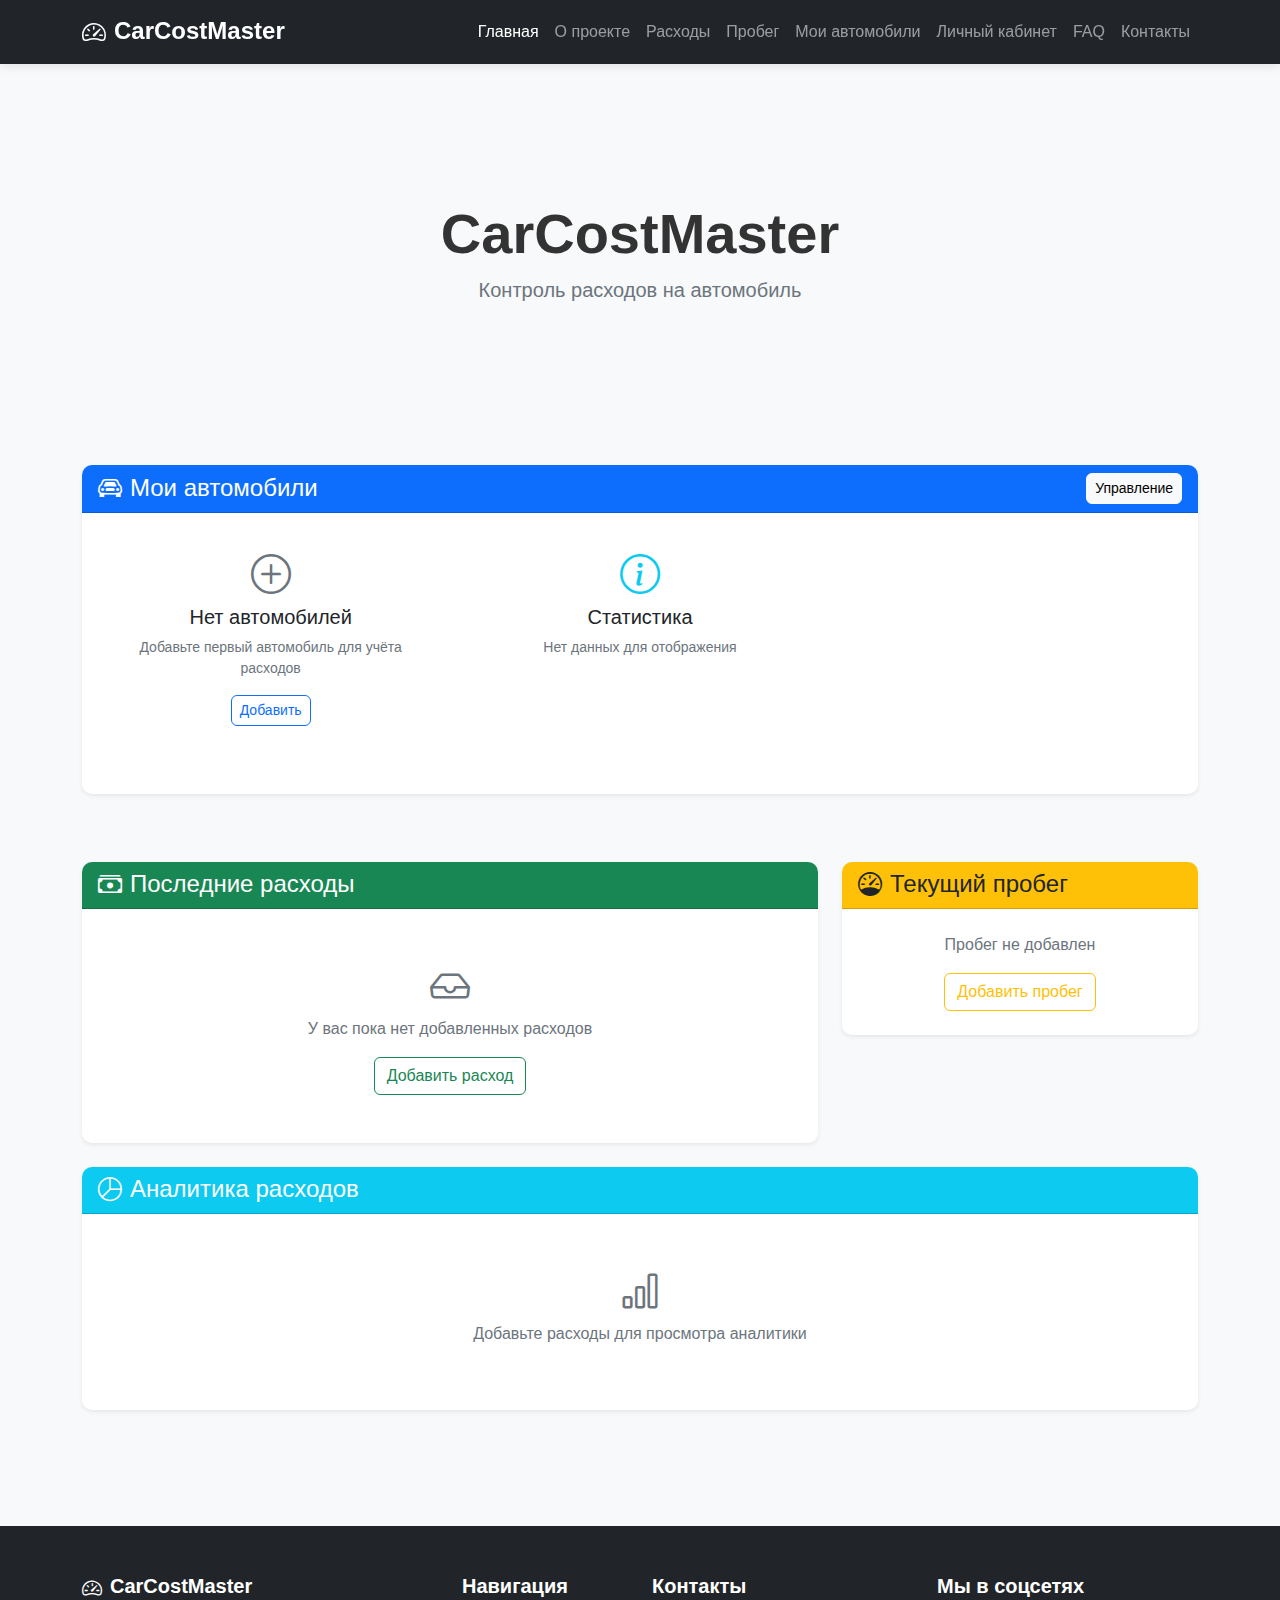
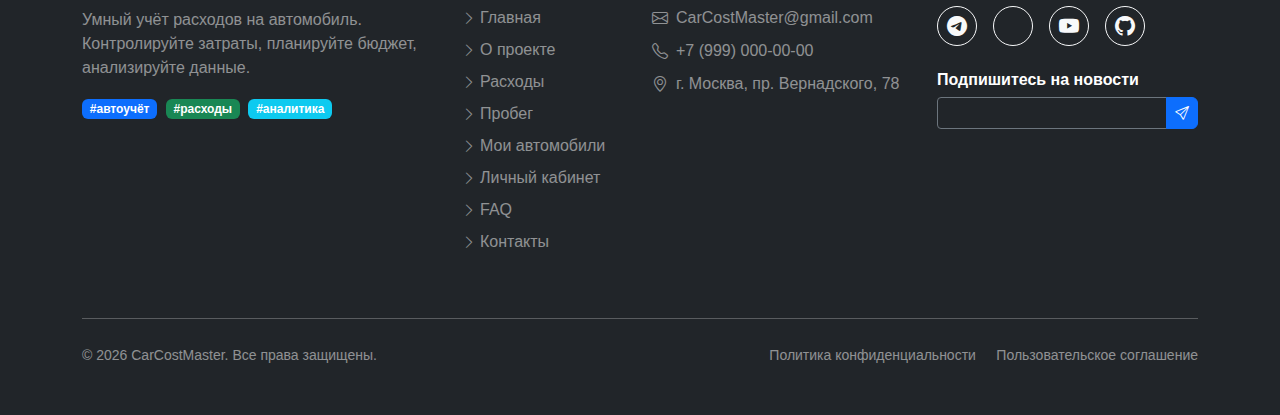
<file: index.html>
<!DOCTYPE html>
<html lang="ru">
<head>
  <meta charset="UTF-8">
  <meta name="viewport" content="width=device-width, initial-scale=1.0">
  <title>Главная | CarCostMaster</title>
  <link href="https://cdn.jsdelivr.net/npm/bootstrap@5.3.0/dist/css/bootstrap.min.css" rel="stylesheet">
  <link rel="stylesheet" href="https://cdn.jsdelivr.net/npm/bootstrap-icons@1.10.0/font/bootstrap-icons.css">
  <link rel="stylesheet" href="style.css">
</head>
<body>
  <nav class="navbar navbar-expand-lg navbar-dark bg-dark fixed-top">
    <div class="container">
      <a class="navbar-brand fw-bold" href="index.html">
        <i class="bi bi-speedometer2 me-2"></i>CarCostMaster
      </a>
      <button class="navbar-toggler" type="button" data-bs-toggle="collapse" data-bs-target="#navbarNav">
        <span class="navbar-toggler-icon"></span>
      </button>
      <div class="collapse navbar-collapse" id="navbarNav">
        <ul class="navbar-nav ms-auto">
          <li class="nav-item">
            <a class="nav-link active" href="index.html">Главная</a>
          </li>
          <li class="nav-item">
            <a class="nav-link" href="about.html">О проекте</a>
          </li>
          <li class="nav-item">
            <a class="nav-link" href="expenses.html">Расходы</a>
          </li>
          <li class="nav-item">
            <a class="nav-link" href="mileage.html">Пробег</a>
          </li>
          <li class="nav-item">
            <a class="nav-link" href="cars.html">Мои автомобили</a>
          </li>
          <li class="nav-item">
            <a class="nav-link" href="account.html">Личный кабинет</a>
          </li>
          <li class="nav-item">
            <a class="nav-link" href="faq.html">FAQ</a>
          </li>
          <li class="nav-item">
            <a class="nav-link" href="contacts.html">Контакты</a>
          </li>
        </ul>
      </div>
    </div>
  </nav>

  <header class="bg-light py-5 mt-5">
    <div class="container py-5">
      <h1 class="display-4 fw-bold text-center">CarCostMaster</h1>
      <p class="lead text-center text-muted">Контроль расходов на автомобиль</p>
    </div>
  </header>

  <main class="container py-5">
    <div class="row mb-5">
      <div class="col-12">
        <div class="card shadow-sm">
          <div class="card-header bg-primary text-white d-flex justify-content-between align-items-center">
            <h4 class="mb-0"><i class="bi bi-car-front me-2"></i>Мои автомобили</h4>
            <a href="cars.html" class="btn btn-light btn-sm">Управление</a>
          </div>
          <div class="card-body">
            <div class="row">
              <div class="col-md-4 mb-3">
                <div class="card h-100">
                  <div class="card-body text-center">
                    <i class="bi bi-plus-circle fs-1 text-secondary mb-3"></i>
                    <h5>Нет автомобилей</h5>
                    <p class="text-muted small">Добавьте первый автомобиль для учёта расходов</p>
                    <a href="cars.html" class="btn btn-outline-primary btn-sm">Добавить</a>
                  </div>
                </div>
              </div>
              <div class="col-md-4 mb-3">
                <div class="card h-100">
                  <div class="card-body text-center">
                    <i class="bi bi-info-circle fs-1 text-info mb-3"></i>
                    <h5>Статистика</h5>
                    <p class="text-muted small">Нет данных для отображения</p>
                  </div>
                </div>
              </div>
            </div>
          </div>
        </div>
      </div>
    </div>

    <div class="row">
      <div class="col-lg-8">
        <div class="card shadow-sm mb-4">
          <div class="card-header bg-success text-white">
            <h4 class="mb-0"><i class="bi bi-cash-stack me-2"></i>Последние расходы</h4>
          </div>
          <div class="card-body text-center py-5">
            <i class="bi bi-inbox fs-1 text-muted mb-3"></i>
            <p class="text-muted">У вас пока нет добавленных расходов</p>
            <a href="expenses.html" class="btn btn-outline-success">Добавить расход</a>
          </div>
        </div>
      </div>

      <div class="col-lg-4">
        <div class="card shadow-sm mb-4">
          <div class="card-header bg-warning text-dark">
            <h4 class="mb-0"><i class="bi bi-speedometer me-2"></i>Текущий пробег</h4>
          </div>
          <div class="card-body text-center py-4">
            <i class="bi bi-tachometer fs-1 text-muted mb-3"></i>
            <p class="text-muted">Пробег не добавлен</p>
            <a href="mileage.html" class="btn btn-outline-warning">Добавить пробег</a>
          </div>
        </div>
      </div>
    </div>

    <div class="card shadow-sm">
      <div class="card-header bg-info text-white">
        <h4 class="mb-0"><i class="bi bi-pie-chart me-2"></i>Аналитика расходов</h4>
      </div>
      <div class="card-body text-center py-5">
        <i class="bi bi-bar-chart fs-1 text-muted mb-3"></i>
        <p class="text-muted">Добавьте расходы для просмотра аналитики</p>
      </div>
    </div>
  </main>

  <footer class="bg-dark text-white py-5 mt-5">
    <div class="container">
      <div class="row">
        <div class="col-md-4 mb-4">
          <h5 class="fw-bold"><i class="bi bi-speedometer2 me-2"></i>CarCostMaster</h5>
          <p class="text-white-50">Умный учёт расходов на автомобиль. Контролируйте затраты, планируйте бюджет, анализируйте данные.</p>
          <div class="mt-3">
            <span class="badge bg-primary me-1">#автоучёт</span>
            <span class="badge bg-success me-1">#расходы</span>
            <span class="badge bg-info">#аналитика</span>
          </div>
        </div>
        <div class="col-md-2 mb-4">
          <h5 class="fw-bold">Навигация</h5>
          <ul class="list-unstyled">
            <li class="mb-2"><a href="index.html" class="text-white-50 text-decoration-none"><i class="bi bi-chevron-right me-1 small"></i>Главная</a></li>
            <li class="mb-2"><a href="about.html" class="text-white-50 text-decoration-none"><i class="bi bi-chevron-right me-1 small"></i>О проекте</a></li>
            <li class="mb-2"><a href="expenses.html" class="text-white-50 text-decoration-none"><i class="bi bi-chevron-right me-1 small"></i>Расходы</a></li>
            <li class="mb-2"><a href="mileage.html" class="text-white-50 text-decoration-none"><i class="bi bi-chevron-right me-1 small"></i>Пробег</a></li>
            <li class="mb-2"><a href="cars.html" class="text-white-50 text-decoration-none"><i class="bi bi-chevron-right me-1 small"></i>Мои автомобили</a></li>
            <li class="mb-2"><a href="account.html" class="text-white-50 text-decoration-none"><i class="bi bi-chevron-right me-1 small"></i>Личный кабинет</a></li>
            <li class="mb-2"><a href="faq.html" class="text-white-50 text-decoration-none"><i class="bi bi-chevron-right me-1 small"></i>FAQ</a></li>
            <li class="mb-2"><a href="contacts.html" class="text-white-50 text-decoration-none"><i class="bi bi-chevron-right me-1 small"></i>Контакты</a></li>
          </ul>
        </div>
        <div class="col-md-3 mb-4">
          <h5 class="fw-bold">Контакты</h5>
          <ul class="list-unstyled">
            <li class="mb-2 text-white-50"><i class="bi bi-envelope me-2"></i>CarCostMaster@gmail.com</li>
            <li class="mb-2 text-white-50"><i class="bi bi-telephone me-2"></i>+7 (999) 000-00-00</li>
            <li class="mb-2 text-white-50"><i class="bi bi-geo-alt me-2"></i>г. Москва, пр. Вернадского, 78</li>
          </ul>
        </div>
        <div class="col-md-3 mb-4">
          <h5 class="fw-bold">Мы в соцсетях</h5>
          <div class="d-flex gap-3">
            <a href="#" class="btn btn-outline-light btn-sm rounded-circle" style="width: 40px; height: 40px; display: flex; align-items: center; justify-content: center;">
              <i class="bi bi-telegram fs-5"></i>
            </a>
            <a href="#" class="btn btn-outline-light btn-sm rounded-circle" style="width: 40px; height: 40px; display: flex; align-items: center; justify-content: center;">
              <i class="bi bi-vk fs-5"></i>
            </a>
            <a href="#" class="btn btn-outline-light btn-sm rounded-circle" style="width: 40px; height: 40px; display: flex; align-items: center; justify-content: center;">
              <i class="bi bi-youtube fs-5"></i>
            </a>
            <a href="#" class="btn btn-outline-light btn-sm rounded-circle" style="width: 40px; height: 40px; display: flex; align-items: center; justify-content: center;">
              <i class="bi bi-github fs-5"></i>
            </a>
          </div>
          <div class="mt-4">
            <h6 class="fw-bold text-white">Подпишитесь на новости</h6>
            <div class="input-group">
              <input type="email" class="form-control form-control-sm bg-dark border-secondary text-white" placeholder="Ваш email">
              <button class="btn btn-sm btn-primary" type="button"><i class="bi bi-send"></i></button>
            </div>
          </div>
        </div>
      </div>
      <hr class="bg-white opacity-25 my-4">
      <div class="row align-items-center">
        <div class="col-md-6 text-center text-md-start">
          <p class="mb-0 text-white-50 small">© 2026 CarCostMaster. Все права защищены.</p>
        </div>
        <div class="col-md-6 text-center text-md-end">
          <a href="#" class="text-white-50 text-decoration-none small me-3">Политика конфиденциальности</a>
          <a href="#" class="text-white-50 text-decoration-none small">Пользовательское соглашение</a>
        </div>
      </div>
    </div>
  </footer>

  <script src="https://cdn.jsdelivr.net/npm/bootstrap@5.3.0/dist/js/bootstrap.bundle.min.js"></script>
</body>
</html>
</file>
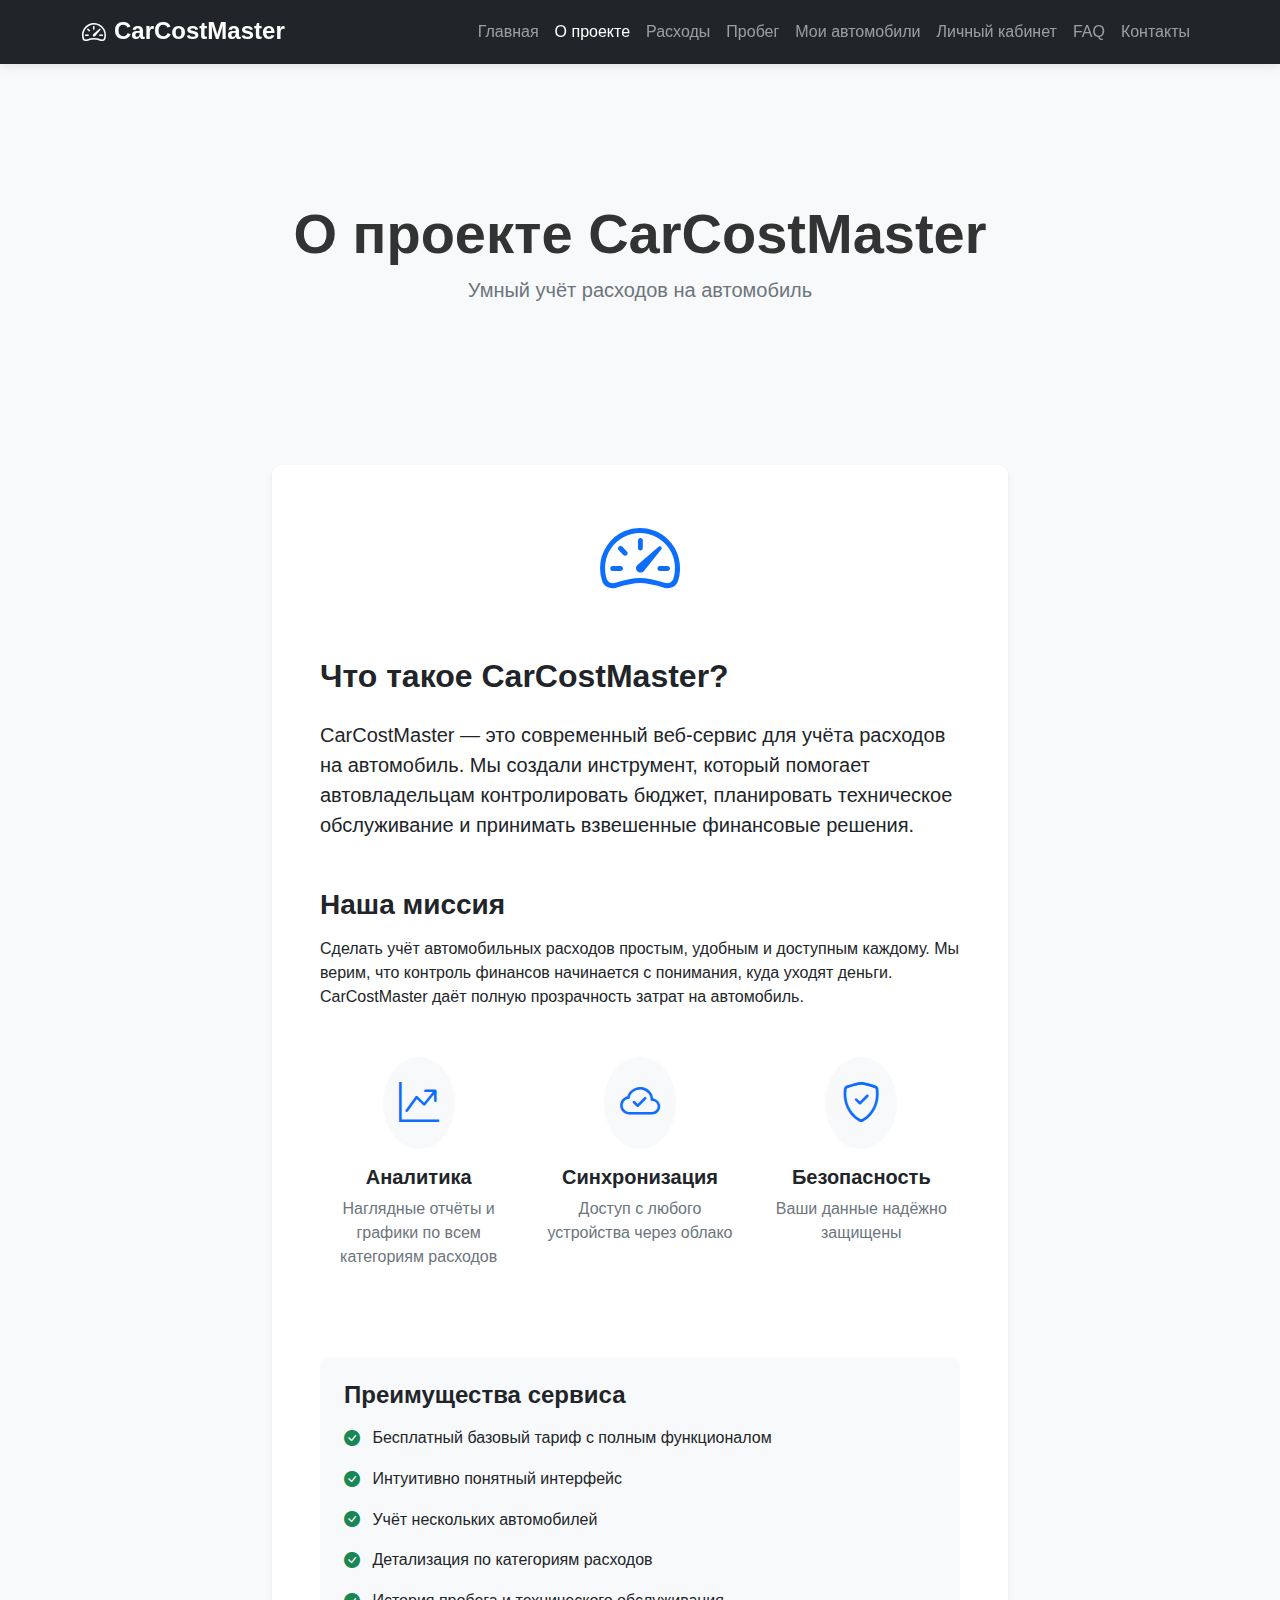
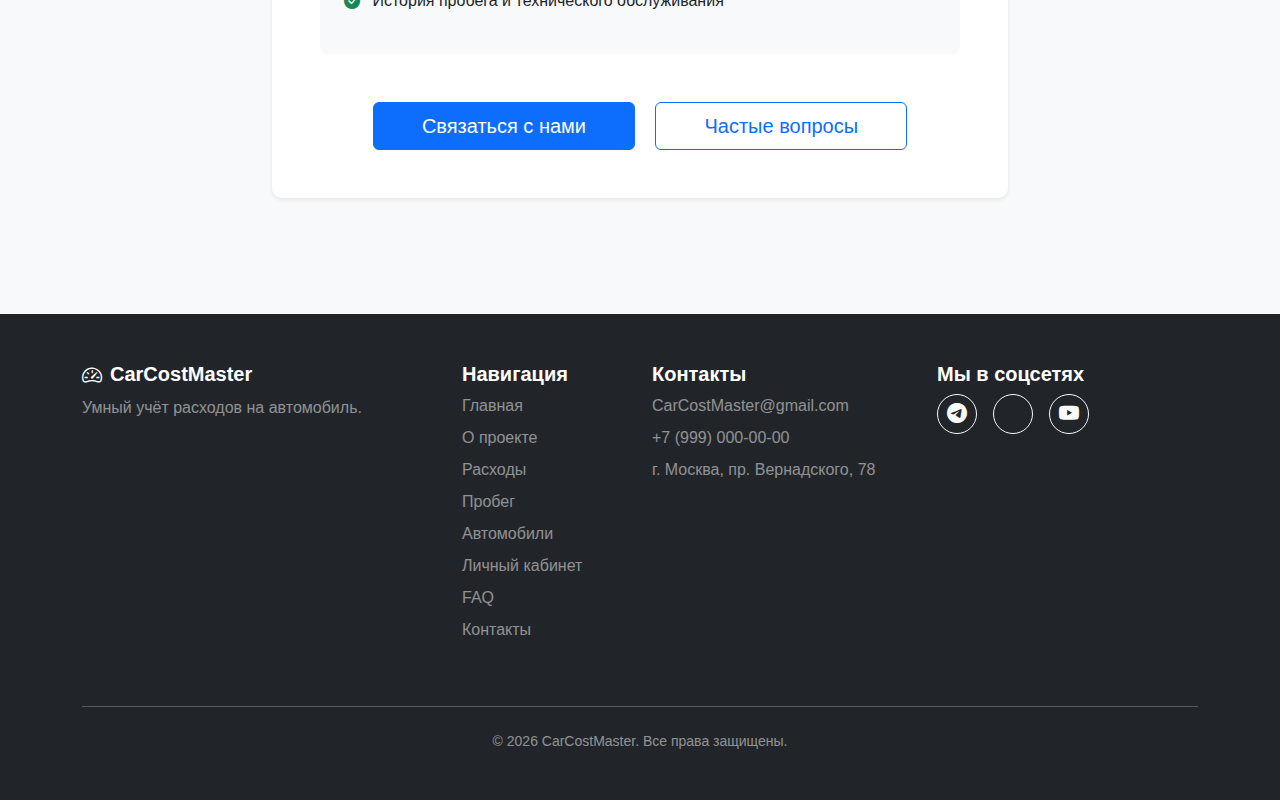
<file: about.html>
<!DOCTYPE html>
<html lang="ru">
<head>
  <meta charset="UTF-8">
  <meta name="viewport" content="width=device-width, initial-scale=1.0">
  <title>О проекте | CarCostMaster</title>
  <link href="https://cdn.jsdelivr.net/npm/bootstrap@5.3.0/dist/css/bootstrap.min.css" rel="stylesheet">
  <link rel="stylesheet" href="https://cdn.jsdelivr.net/npm/bootstrap-icons@1.10.0/font/bootstrap-icons.css">
  <link rel="stylesheet" href="style.css">
</head>
<body>
  <nav class="navbar navbar-expand-lg navbar-dark bg-dark fixed-top">
    <div class="container">
      <a class="navbar-brand fw-bold" href="index.html">
        <i class="bi bi-speedometer2 me-2"></i>CarCostMaster
      </a>
      <button class="navbar-toggler" type="button" data-bs-toggle="collapse" data-bs-target="#navbarNav">
        <span class="navbar-toggler-icon"></span>
      </button>
      <div class="collapse navbar-collapse" id="navbarNav">
        <ul class="navbar-nav ms-auto">
          <li class="nav-item">
            <a class="nav-link" href="index.html">Главная</a>
          </li>
          <li class="nav-item">
            <a class="nav-link active" href="about.html">О проекте</a>
          </li>
          <li class="nav-item">
            <a class="nav-link" href="expenses.html">Расходы</a>
          </li>
          <li class="nav-item">
            <a class="nav-link" href="mileage.html">Пробег</a>
          </li>
          <li class="nav-item">
            <a class="nav-link" href="cars.html">Мои автомобили</a>
          </li>
          <li class="nav-item">
            <a class="nav-link" href="account.html">Личный кабинет</a>
          </li>
          <li class="nav-item">
            <a class="nav-link" href="faq.html">FAQ</a>
          </li>
          <li class="nav-item">
            <a class="nav-link" href="contacts.html">Контакты</a>
          </li>
        </ul>
      </div>
    </div>
  </nav>

  <header class="bg-light py-5 mt-5">
    <div class="container py-5">
      <h1 class="display-4 fw-bold text-center">О проекте CarCostMaster</h1>
      <p class="lead text-center text-muted">Умный учёт расходов на автомобиль</p>
    </div>
  </header>

  <main class="container py-5">
    <div class="row">
      <div class="col-lg-8 mx-auto">
        <div class="card shadow-sm">
          <div class="card-body p-5">
            <div class="text-center mb-5">
              <i class="bi bi-speedometer2 display-1 text-primary"></i>
            </div>
            
            <h2 class="fw-bold mb-4">Что такое CarCostMaster?</h2>
            <p class="fs-5 mb-4">CarCostMaster — это современный веб-сервис для учёта расходов на автомобиль. Мы создали инструмент, который помогает автовладельцам контролировать бюджет, планировать техническое обслуживание и принимать взвешенные финансовые решения.</p>
            
            <h3 class="fw-bold mb-3 mt-5">Наша миссия</h3>
            <p class="mb-4">Сделать учёт автомобильных расходов простым, удобным и доступным каждому. Мы верим, что контроль финансов начинается с понимания, куда уходят деньги. CarCostMaster даёт полную прозрачность затрат на автомобиль.</p>
            
            <div class="row mt-5">
              <div class="col-md-4 text-center mb-4">
                <div class="bg-light rounded-circle p-3 d-inline-block mb-3">
                  <i class="bi bi-graph-up-arrow fs-1 text-primary"></i>
                </div>
                <h5 class="fw-bold">Аналитика</h5>
                <p class="text-muted">Наглядные отчёты и графики по всем категориям расходов</p>
              </div>
              <div class="col-md-4 text-center mb-4">
                <div class="bg-light rounded-circle p-3 d-inline-block mb-3">
                  <i class="bi bi-cloud-check fs-1 text-primary"></i>
                </div>
                <h5 class="fw-bold">Синхронизация</h5>
                <p class="text-muted">Доступ с любого устройства через облако</p>
              </div>
              <div class="col-md-4 text-center mb-4">
                <div class="bg-light rounded-circle p-3 d-inline-block mb-3">
                  <i class="bi bi-shield-check fs-1 text-primary"></i>
                </div>
                <h5 class="fw-bold">Безопасность</h5>
                <p class="text-muted">Ваши данные надёжно защищены</p>
              </div>
            </div>

            <div class="mt-5 p-4 bg-light rounded-3">
              <h4 class="fw-bold mb-3">Преимущества сервиса</h4>
              <ul class="list-unstyled">
                <li class="mb-3"><i class="bi bi-check-circle-fill text-success me-2"></i> Бесплатный базовый тариф с полным функционалом</li>
                <li class="mb-3"><i class="bi bi-check-circle-fill text-success me-2"></i> Интуитивно понятный интерфейс</li>
                <li class="mb-3"><i class="bi bi-check-circle-fill text-success me-2"></i> Учёт нескольких автомобилей</li>
                <li class="mb-3"><i class="bi bi-check-circle-fill text-success me-2"></i> Детализация по категориям расходов</li>
                <li class="mb-3"><i class="bi bi-check-circle-fill text-success me-2"></i> История пробега и технического обслуживания</li>
              </ul>
            </div>

            <div class="text-center mt-5">
              <a href="contacts.html" class="btn btn-primary btn-lg px-5">Связаться с нами</a>
              <a href="faq.html" class="btn btn-outline-primary btn-lg px-5 ms-3">Частые вопросы</a>
            </div>
          </div>
        </div>
      </div>
    </div>
  </main>

  <footer class="bg-dark text-white py-5 mt-5">
    <div class="container">
      <div class="row">
        <div class="col-md-4 mb-4">
          <h5 class="fw-bold"><i class="bi bi-speedometer2 me-2"></i>CarCostMaster</h5>
          <p class="text-white-50">Умный учёт расходов на автомобиль.</p>
        </div>
        <div class="col-md-2 mb-4">
          <h5 class="fw-bold">Навигация</h5>
          <ul class="list-unstyled">
            <li class="mb-2"><a href="index.html" class="text-white-50 text-decoration-none">Главная</a></li>
            <li class="mb-2"><a href="about.html" class="text-white-50 text-decoration-none">О проекте</a></li>
            <li class="mb-2"><a href="expenses.html" class="text-white-50 text-decoration-none">Расходы</a></li>
            <li class="mb-2"><a href="mileage.html" class="text-white-50 text-decoration-none">Пробег</a></li>
            <li class="mb-2"><a href="cars.html" class="text-white-50 text-decoration-none">Автомобили</a></li>
            <li class="mb-2"><a href="account.html" class="text-white-50 text-decoration-none">Личный кабинет</a></li>
            <li class="mb-2"><a href="faq.html" class="text-white-50 text-decoration-none">FAQ</a></li>
            <li class="mb-2"><a href="contacts.html" class="text-white-50 text-decoration-none">Контакты</a></li>
          </ul>
        </div>
        <div class="col-md-3 mb-4">
          <h5 class="fw-bold">Контакты</h5>
          <ul class="list-unstyled">
            <li class="mb-2 text-white-50">CarCostMaster@gmail.com</li>
            <li class="mb-2 text-white-50">+7 (999) 000-00-00</li>
            <li class="mb-2 text-white-50">г. Москва, пр. Вернадского, 78</li>
          </ul>
        </div>
        <div class="col-md-3 mb-4">
          <h5 class="fw-bold">Мы в соцсетях</h5>
          <div class="d-flex gap-3">
            <a href="#" class="btn btn-outline-light btn-sm rounded-circle" style="width: 40px; height: 40px; display: flex; align-items: center; justify-content: center;">
              <i class="bi bi-telegram fs-5"></i>
            </a>
            <a href="#" class="btn btn-outline-light btn-sm rounded-circle" style="width: 40px; height: 40px; display: flex; align-items: center; justify-content: center;">
              <i class="bi bi-vk fs-5"></i>
            </a>
            <a href="#" class="btn btn-outline-light btn-sm rounded-circle" style="width: 40px; height: 40px; display: flex; align-items: center; justify-content: center;">
              <i class="bi bi-youtube fs-5"></i>
            </a>
          </div>
        </div>
      </div>
      <hr class="bg-white opacity-25 my-4">
      <div class="text-center">
        <p class="mb-0 text-white-50 small">© 2026 CarCostMaster. Все права защищены.</p>
      </div>
    </div>
  </footer>

  <script src="https://cdn.jsdelivr.net/npm/bootstrap@5.3.0/dist/js/bootstrap.bundle.min.js"></script>
</body>
</html>
</file>
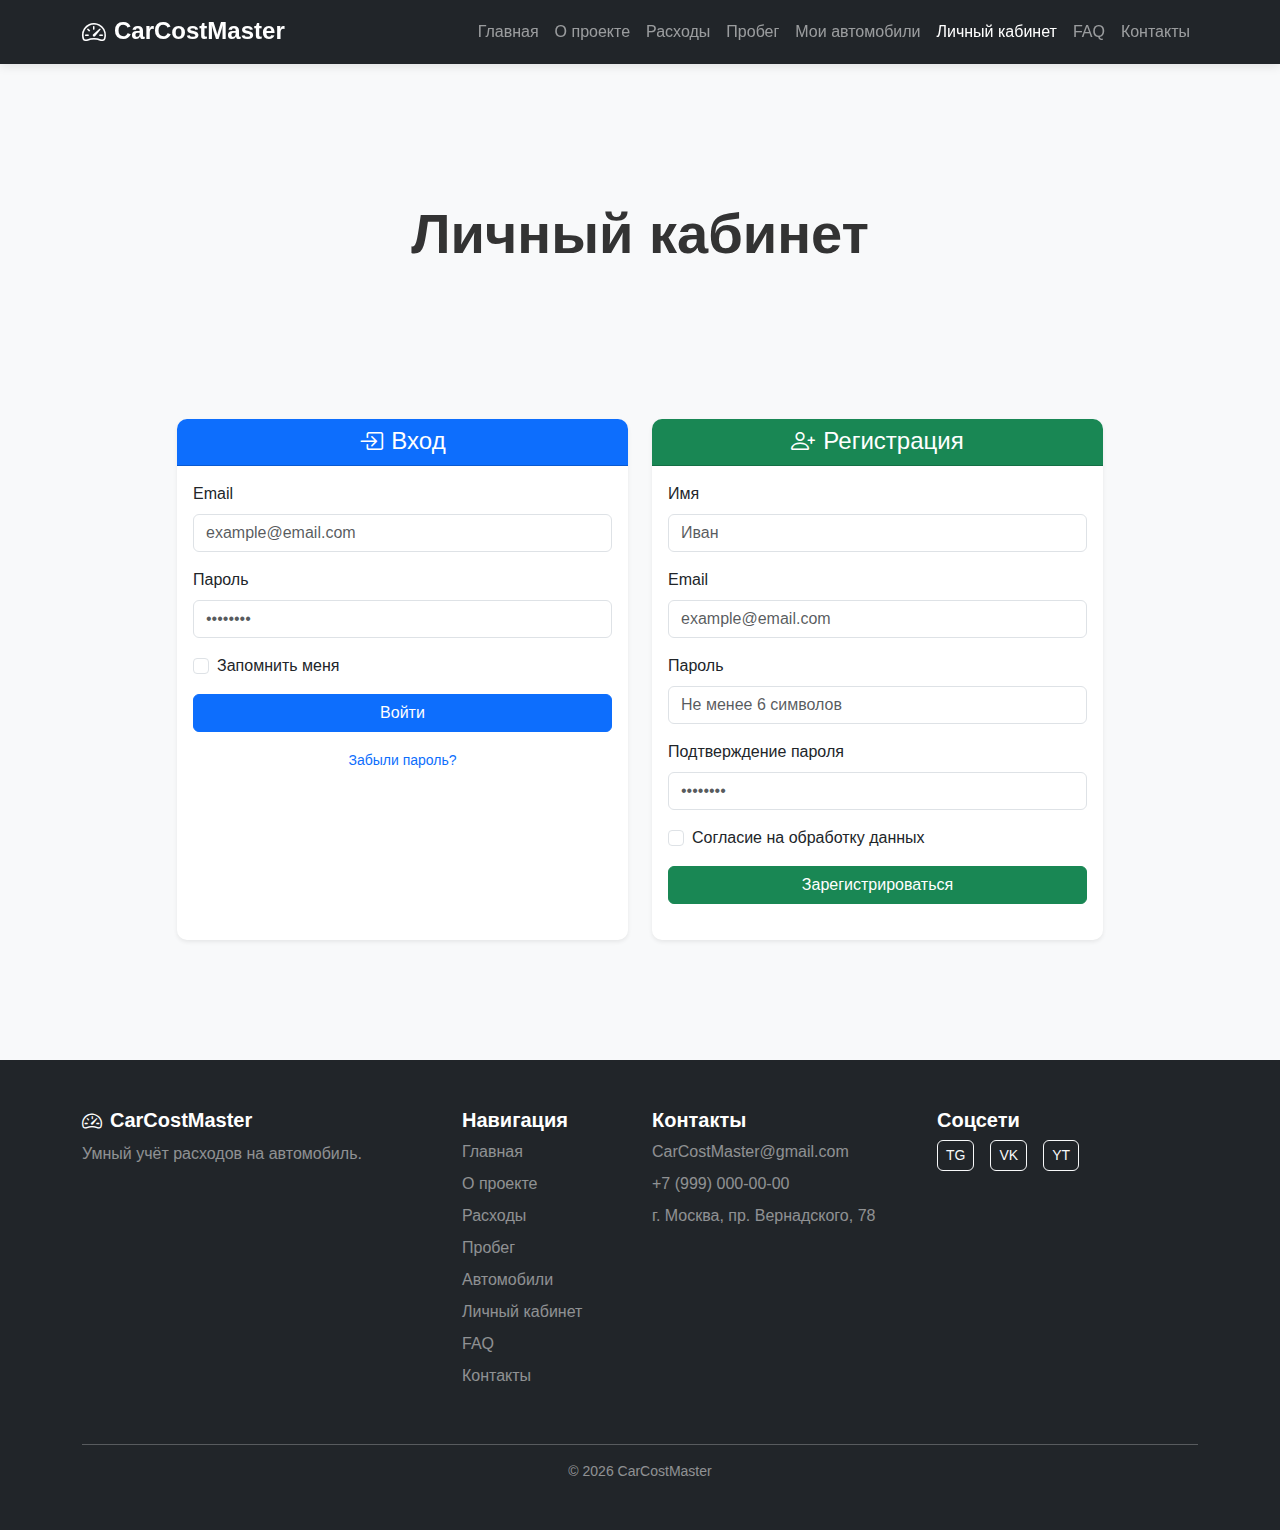
<file: account.html>
<!DOCTYPE html>
<html lang="ru">
<head>
  <meta charset="UTF-8">
  <meta name="viewport" content="width=device-width, initial-scale=1.0">
  <title>Личный кабинет | CarCostMaster</title>
  <link href="https://cdn.jsdelivr.net/npm/bootstrap@5.3.0/dist/css/bootstrap.min.css" rel="stylesheet">
  <link rel="stylesheet" href="https://cdn.jsdelivr.net/npm/bootstrap-icons@1.10.0/font/bootstrap-icons.css">
  <link rel="stylesheet" href="style.css">
</head>
<body>
  <nav class="navbar navbar-expand-lg navbar-dark bg-dark fixed-top">
    <div class="container">
      <a class="navbar-brand fw-bold" href="index.html">
        <i class="bi bi-speedometer2 me-2"></i>CarCostMaster
      </a>
      <button class="navbar-toggler" type="button" data-bs-toggle="collapse" data-bs-target="#navbarNav">
        <span class="navbar-toggler-icon"></span>
      </button>
      <div class="collapse navbar-collapse" id="navbarNav">
        <ul class="navbar-nav ms-auto">
          <li class="nav-item">
            <a class="nav-link" href="index.html">Главная</a>
          </li>
          <li class="nav-item">
            <a class="nav-link" href="about.html">О проекте</a>
          </li>
          <li class="nav-item">
            <a class="nav-link" href="expenses.html">Расходы</a>
          </li>
          <li class="nav-item">
            <a class="nav-link" href="mileage.html">Пробег</a>
          </li>
          <li class="nav-item">
            <a class="nav-link" href="cars.html">Мои автомобили</a>
          </li>
          <li class="nav-item">
            <a class="nav-link active" href="account.html">Личный кабинет</a>
          </li>
          <li class="nav-item">
            <a class="nav-link" href="faq.html">FAQ</a>
          </li>
          <li class="nav-item">
            <a class="nav-link" href="contacts.html">Контакты</a>
          </li>
        </ul>
      </div>
    </div>
  </nav>

  <header class="bg-light py-5 mt-5">
    <div class="container py-5">
      <h1 class="display-4 fw-bold text-center">Личный кабинет</h1>
    </div>
  </header>

  <main class="container py-5">
    <div class="row justify-content-center">
      <div class="col-md-6 col-lg-5 mb-4">
        <div class="card shadow-sm h-100">
          <div class="card-header bg-primary text-white text-center">
            <h4 class="mb-0"><i class="bi bi-box-arrow-in-right me-2"></i>Вход</h4>
          </div>
          <div class="card-body">
            <div class="mb-3">
              <label class="form-label">Email</label>
              <input type="email" class="form-control" placeholder="example@email.com">
            </div>
            <div class="mb-3">
              <label class="form-label">Пароль</label>
              <input type="password" class="form-control" placeholder="••••••••">
            </div>
            <div class="mb-3 form-check">
              <input type="checkbox" class="form-check-input" id="remember">
              <label class="form-check-label" for="remember">Запомнить меня</label>
            </div>
            <button class="btn btn-primary w-100">Войти</button>
            <div class="text-center mt-3">
              <a href="#" class="text-decoration-none small">Забыли пароль?</a>
            </div>
          </div>
        </div>
      </div>

      <div class="col-md-6 col-lg-5 mb-4">
        <div class="card shadow-sm h-100">
          <div class="card-header bg-success text-white text-center">
            <h4 class="mb-0"><i class="bi bi-person-plus me-2"></i>Регистрация</h4>
          </div>
          <div class="card-body">
            <div class="mb-3">
              <label class="form-label">Имя</label>
              <input type="text" class="form-control" placeholder="Иван">
            </div>
            <div class="mb-3">
              <label class="form-label">Email</label>
              <input type="email" class="form-control" placeholder="example@email.com">
            </div>
            <div class="mb-3">
              <label class="form-label">Пароль</label>
              <input type="password" class="form-control" placeholder="Не менее 6 символов">
            </div>
            <div class="mb-3">
              <label class="form-label">Подтверждение пароля</label>
              <input type="password" class="form-control" placeholder="••••••••">
            </div>
            <div class="mb-3 form-check">
              <input type="checkbox" class="form-check-input" id="agree">
              <label class="form-check-label" for="agree">Согласие на обработку данных</label>
            </div>
            <button class="btn btn-success w-100">Зарегистрироваться</button>
          </div>
        </div>
      </div>
    </div>
  </main>

  <footer class="bg-dark text-white py-5 mt-5">
    <div class="container">
      <div class="row">
        <div class="col-md-4 mb-4">
          <h5 class="fw-bold"><i class="bi bi-speedometer2 me-2"></i>CarCostMaster</h5>
          <p class="text-white-50">Умный учёт расходов на автомобиль.</p>
        </div>
        <div class="col-md-2 mb-4">
          <h5 class="fw-bold">Навигация</h5>
          <ul class="list-unstyled">
            <li class="mb-2"><a href="index.html" class="text-white-50 text-decoration-none">Главная</a></li>
            <li class="mb-2"><a href="about.html" class="text-white-50 text-decoration-none">О проекте</a></li>
            <li class="mb-2"><a href="expenses.html" class="text-white-50 text-decoration-none">Расходы</a></li>
            <li class="mb-2"><a href="mileage.html" class="text-white-50 text-decoration-none">Пробег</a></li>
            <li class="mb-2"><a href="cars.html" class="text-white-50 text-decoration-none">Автомобили</a></li>
            <li class="mb-2"><a href="account.html" class="text-white-50 text-decoration-none">Личный кабинет</a></li>
            <li class="mb-2"><a href="faq.html" class="text-white-50 text-decoration-none">FAQ</a></li>
            <li class="mb-2"><a href="contacts.html" class="text-white-50 text-decoration-none">Контакты</a></li>
          </ul>
        </div>
        <div class="col-md-3 mb-4">
          <h5 class="fw-bold">Контакты</h5>
          <ul class="list-unstyled">
            <li class="mb-2 text-white-50">CarCostMaster@gmail.com</li>
            <li class="mb-2 text-white-50">+7 (999) 000-00-00</li>
            <li class="mb-2 text-white-50">г. Москва, пр. Вернадского, 78</li>
          </ul>
        </div>
        <div class="col-md-3 mb-4">
          <h5 class="fw-bold">Соцсети</h5>
          <div class="d-flex gap-3">
            <a href="#" class="btn btn-outline-light btn-sm">TG</a>
            <a href="#" class="btn btn-outline-light btn-sm">VK</a>
            <a href="#" class="btn btn-outline-light btn-sm">YT</a>
          </div>
        </div>
      </div>
      <hr>
      <div class="text-center">
        <p class="mb-0 text-white-50 small">© 2026 CarCostMaster</p>
      </div>
    </div>
  </footer>

  <script src="https://cdn.jsdelivr.net/npm/bootstrap@5.3.0/dist/js/bootstrap.bundle.min.js"></script>
</body>
</html>
</file>
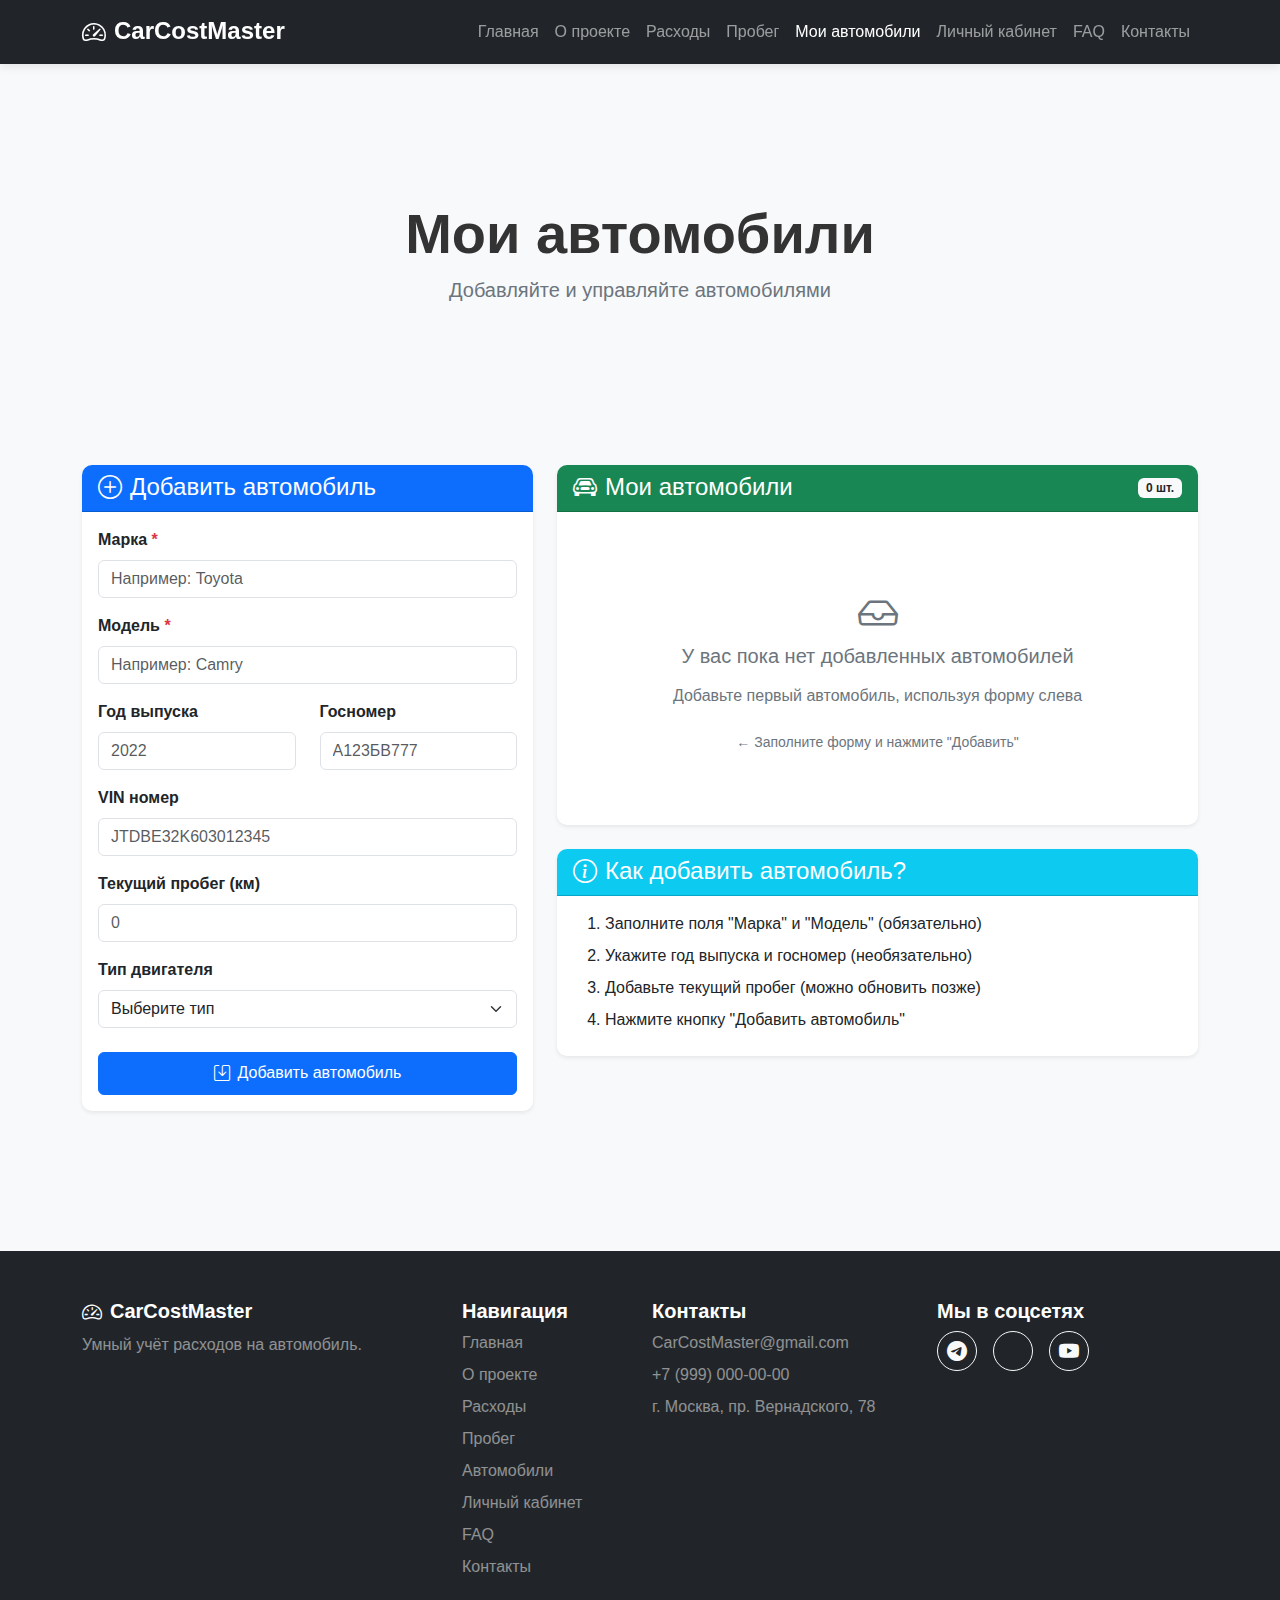
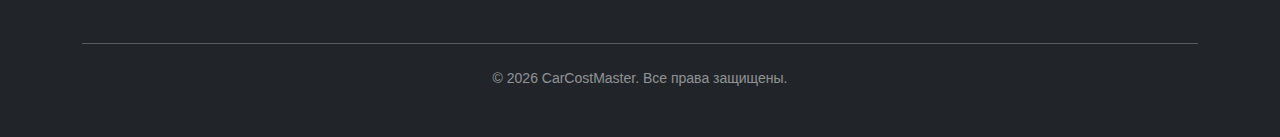
<file: cars.html>
<!DOCTYPE html>
<html lang="ru">
<head>
  <meta charset="UTF-8">
  <meta name="viewport" content="width=device-width, initial-scale=1.0">
  <title>Мои автомобили | CarCostMaster</title>
  <link href="https://cdn.jsdelivr.net/npm/bootstrap@5.3.0/dist/css/bootstrap.min.css" rel="stylesheet">
  <link rel="stylesheet" href="https://cdn.jsdelivr.net/npm/bootstrap-icons@1.10.0/font/bootstrap-icons.css">
  <link rel="stylesheet" href="style.css">
</head>
<body>
  <nav class="navbar navbar-expand-lg navbar-dark bg-dark fixed-top">
    <div class="container">
      <a class="navbar-brand fw-bold" href="index.html">
        <i class="bi bi-speedometer2 me-2"></i>CarCostMaster
      </a>
      <button class="navbar-toggler" type="button" data-bs-toggle="collapse" data-bs-target="#navbarNav">
        <span class="navbar-toggler-icon"></span>
      </button>
      <div class="collapse navbar-collapse" id="navbarNav">
        <ul class="navbar-nav ms-auto">
          <li class="nav-item">
            <a class="nav-link" href="index.html">Главная</a>
          </li>
          <li class="nav-item">
            <a class="nav-link" href="about.html">О проекте</a>
          </li>
          <li class="nav-item">
            <a class="nav-link" href="expenses.html">Расходы</a>
          </li>
          <li class="nav-item">
            <a class="nav-link" href="mileage.html">Пробег</a>
          </li>
          <li class="nav-item">
            <a class="nav-link active" href="cars.html">Мои автомобили</a>
          </li>
          <li class="nav-item">
            <a class="nav-link" href="account.html">Личный кабинет</a>
          </li>
          <li class="nav-item">
            <a class="nav-link" href="faq.html">FAQ</a>
          </li>
          <li class="nav-item">
            <a class="nav-link" href="contacts.html">Контакты</a>
          </li>
        </ul>
      </div>
    </div>
  </nav>

  <header class="bg-light py-5 mt-5">
    <div class="container py-5">
      <h1 class="display-4 fw-bold text-center">Мои автомобили</h1>
      <p class="lead text-center text-muted">Добавляйте и управляйте автомобилями</p>
    </div>
  </header>

  <main class="container py-5">
    <div class="row">
      <div class="col-lg-5 mb-4">
        <div class="card shadow-sm">
          <div class="card-header bg-primary text-white">
            <h4 class="mb-0"><i class="bi bi-plus-circle me-2"></i>Добавить автомобиль</h4>
          </div>
          <div class="card-body">
            <form>
              <div class="mb-3">
                <label class="form-label fw-semibold">Марка <span class="text-danger">*</span></label>
                <input type="text" class="form-control" placeholder="Например: Toyota">
              </div>
              <div class="mb-3">
                <label class="form-label fw-semibold">Модель <span class="text-danger">*</span></label>
                <input type="text" class="form-control" placeholder="Например: Camry">
              </div>
              <div class="row">
                <div class="col-md-6 mb-3">
                  <label class="form-label fw-semibold">Год выпуска</label>
                  <input type="number" class="form-control" placeholder="2022">
                </div>
                <div class="col-md-6 mb-3">
                  <label class="form-label fw-semibold">Госномер</label>
                  <input type="text" class="form-control" placeholder="А123БВ777">
                </div>
              </div>
              <div class="mb-3">
                <label class="form-label fw-semibold">VIN номер</label>
                <input type="text" class="form-control" placeholder="JTDBE32K603012345">
              </div>
              <div class="mb-3">
                <label class="form-label fw-semibold">Текущий пробег (км)</label>
                <input type="number" class="form-control" placeholder="0">
              </div>
              <div class="mb-4">
                <label class="form-label fw-semibold">Тип двигателя</label>
                <select class="form-select">
                  <option selected disabled>Выберите тип</option>
                  <option>Бензин</option>
                  <option>Дизель</option>
                  <option>Гибрид</option>
                  <option>Электро</option>
                  <option>Газ</option>
                </select>
              </div>
              <button type="submit" class="btn btn-primary w-100 py-2">
                <i class="bi bi-save me-2"></i>Добавить автомобиль
              </button>
            </form>
          </div>
        </div>
      </div>

      <div class="col-lg-7 mb-4">
        <div class="card shadow-sm">
          <div class="card-header bg-success text-white d-flex justify-content-between align-items-center">
            <h4 class="mb-0"><i class="bi bi-car-front me-2"></i>Мои автомобили</h4>
            <span class="badge bg-light text-dark">0 шт.</span>
          </div>
          <div class="card-body text-center py-5">
            <div class="py-4">
              <i class="bi bi-inbox fs-1 text-muted mb-3"></i>
              <h5 class="text-muted mb-3">У вас пока нет добавленных автомобилей</h5>
              <p class="text-muted mb-4">Добавьте первый автомобиль, используя форму слева</p>
              <i class="bi bi-arrow-left-circle fs-4 text-primary d-block d-lg-none mt-3"></i>
              <span class="text-muted small d-none d-lg-block">← Заполните форму и нажмите "Добавить"</span>
            </div>
          </div>
        </div>

        <div class="card shadow-sm mt-4">
          <div class="card-header bg-info text-white">
            <h4 class="mb-0"><i class="bi bi-info-circle me-2"></i>Как добавить автомобиль?</h4>
          </div>
          <div class="card-body">
            <ol class="mb-0">
              <li class="mb-2">Заполните поля "Марка" и "Модель" (обязательно)</li>
              <li class="mb-2">Укажите год выпуска и госномер (необязательно)</li>
              <li class="mb-2">Добавьте текущий пробег (можно обновить позже)</li>
              <li class="mb-2">Нажмите кнопку "Добавить автомобиль"</li>
            </ol>
          </div>
        </div>
      </div>
    </div>
  </main>

  <footer class="bg-dark text-white py-5 mt-5">
    <div class="container">
      <div class="row">
        <div class="col-md-4 mb-4">
          <h5 class="fw-bold"><i class="bi bi-speedometer2 me-2"></i>CarCostMaster</h5>
          <p class="text-white-50">Умный учёт расходов на автомобиль.</p>
        </div>
        <div class="col-md-2 mb-4">
          <h5 class="fw-bold">Навигация</h5>
          <ul class="list-unstyled">
            <li class="mb-2"><a href="index.html" class="text-white-50 text-decoration-none">Главная</a></li>
            <li class="mb-2"><a href="about.html" class="text-white-50 text-decoration-none">О проекте</a></li>
            <li class="mb-2"><a href="expenses.html" class="text-white-50 text-decoration-none">Расходы</a></li>
            <li class="mb-2"><a href="mileage.html" class="text-white-50 text-decoration-none">Пробег</a></li>
            <li class="mb-2"><a href="cars.html" class="text-white-50 text-decoration-none">Автомобили</a></li>
            <li class="mb-2"><a href="account.html" class="text-white-50 text-decoration-none">Личный кабинет</a></li>
            <li class="mb-2"><a href="faq.html" class="text-white-50 text-decoration-none">FAQ</a></li>
            <li class="mb-2"><a href="contacts.html" class="text-white-50 text-decoration-none">Контакты</a></li>
          </ul>
        </div>
        <div class="col-md-3 mb-4">
          <h5 class="fw-bold">Контакты</h5>
          <ul class="list-unstyled">
            <li class="mb-2 text-white-50">CarCostMaster@gmail.com</li>
            <li class="mb-2 text-white-50">+7 (999) 000-00-00</li>
            <li class="mb-2 text-white-50">г. Москва, пр. Вернадского, 78</li>
          </ul>
        </div>
        <div class="col-md-3 mb-4">
          <h5 class="fw-bold">Мы в соцсетях</h5>
          <div class="d-flex gap-3">
            <a href="#" class="btn btn-outline-light btn-sm rounded-circle" style="width: 40px; height: 40px; display: flex; align-items: center; justify-content: center;">
              <i class="bi bi-telegram fs-5"></i>
            </a>
            <a href="#" class="btn btn-outline-light btn-sm rounded-circle" style="width: 40px; height: 40px; display: flex; align-items: center; justify-content: center;">
              <i class="bi bi-vk fs-5"></i>
            </a>
            <a href="#" class="btn btn-outline-light btn-sm rounded-circle" style="width: 40px; height: 40px; display: flex; align-items: center; justify-content: center;">
              <i class="bi bi-youtube fs-5"></i>
            </a>
          </div>
        </div>
      </div>
      <hr class="bg-white opacity-25 my-4">
      <div class="text-center">
        <p class="mb-0 text-white-50 small">© 2026 CarCostMaster. Все права защищены.</p>
      </div>
    </div>
  </footer>

  <script src="https://cdn.jsdelivr.net/npm/bootstrap@5.3.0/dist/js/bootstrap.bundle.min.js"></script>
</body>
</html>
</file>
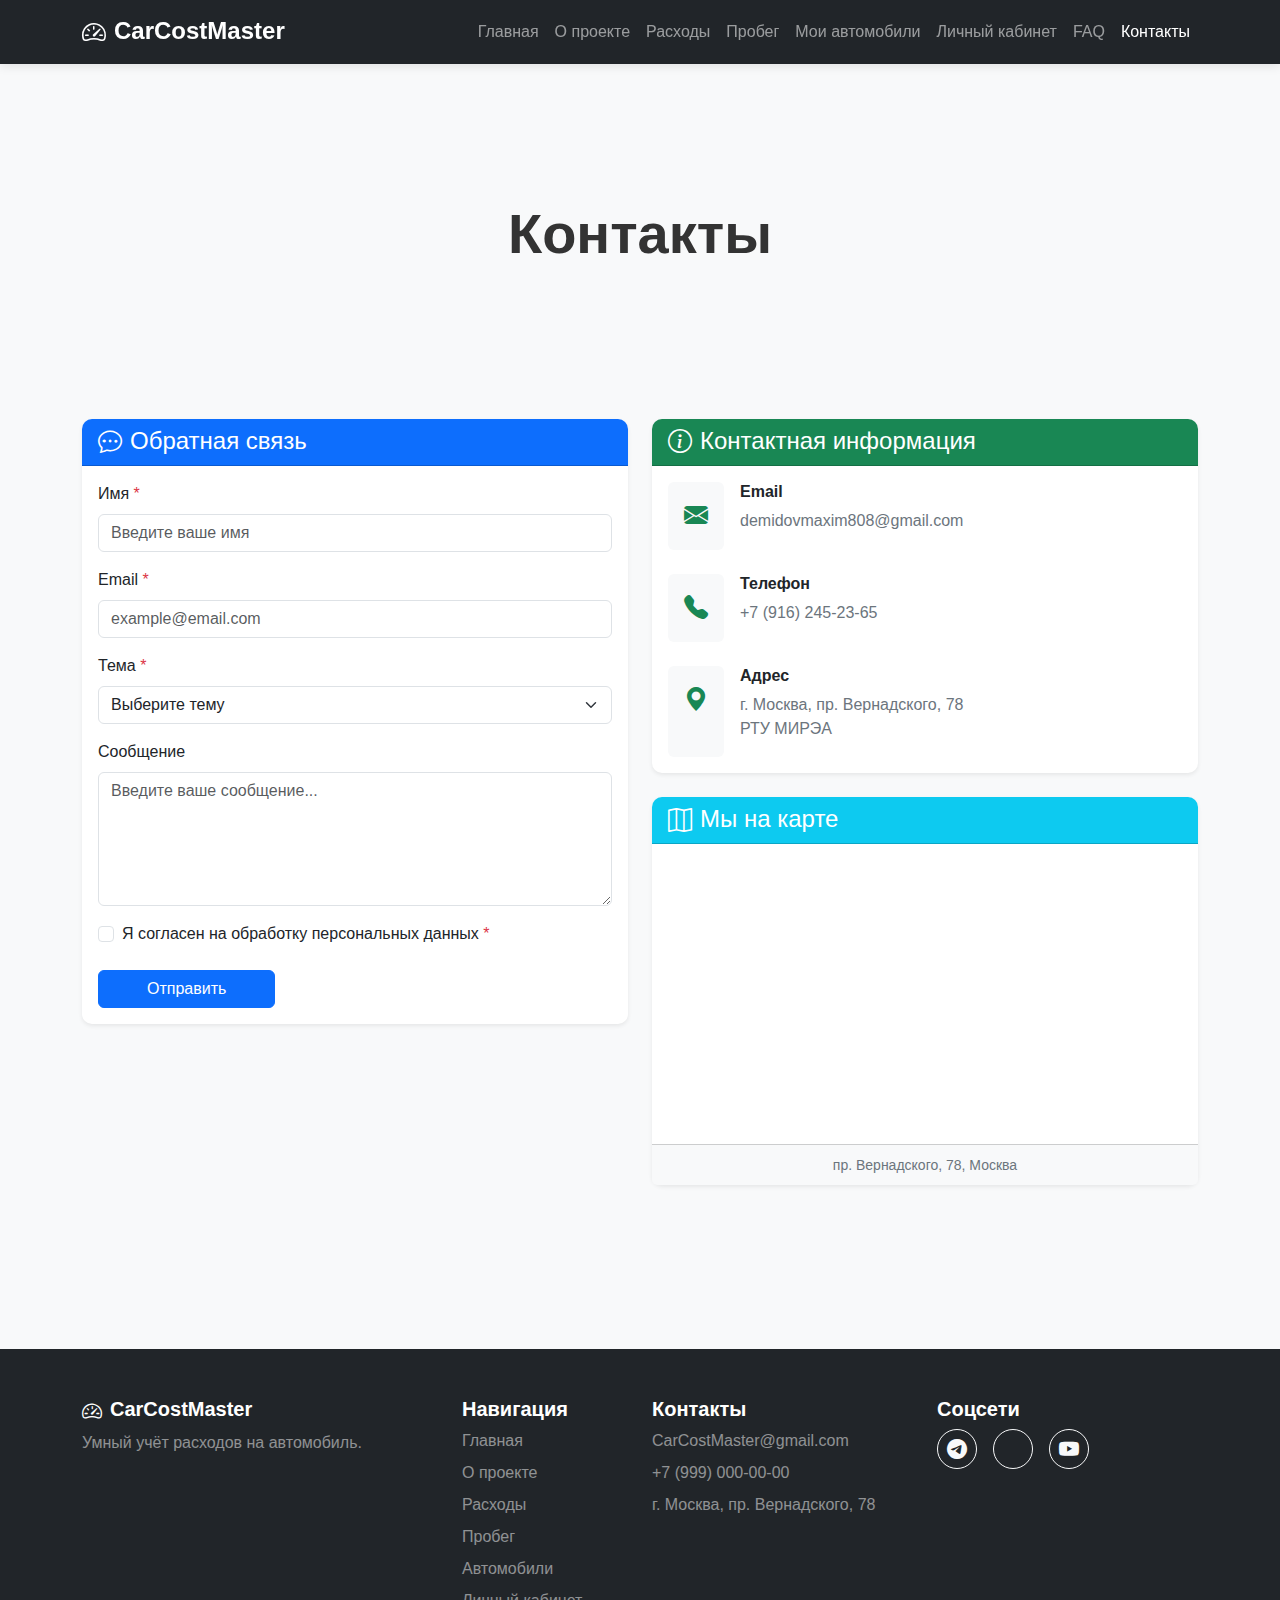
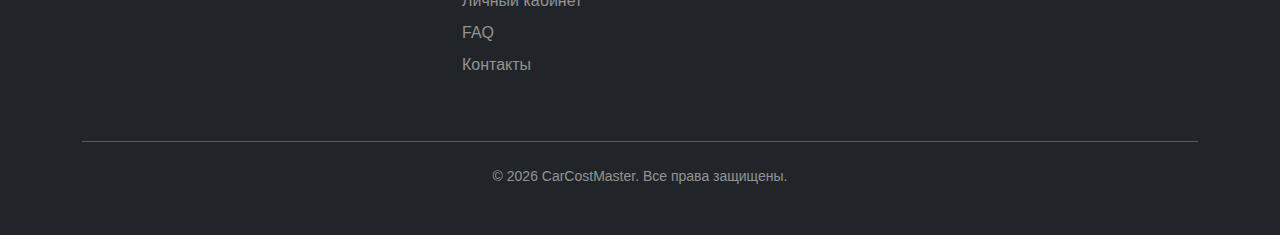
<file: contacts.html>
<!DOCTYPE html>
<html lang="ru">
<head>
  <meta charset="UTF-8">
  <meta name="viewport" content="width=device-width, initial-scale=1.0">
  <title>Контакты | CarCostMaster</title>
  <link href="https://cdn.jsdelivr.net/npm/bootstrap@5.3.0/dist/css/bootstrap.min.css" rel="stylesheet">
  <link rel="stylesheet" href="https://cdn.jsdelivr.net/npm/bootstrap-icons@1.10.0/font/bootstrap-icons.css">
  <link rel="stylesheet" href="style.css">
</head>
<body>
  <nav class="navbar navbar-expand-lg navbar-dark bg-dark fixed-top">
    <div class="container">
      <a class="navbar-brand fw-bold" href="index.html">
        <i class="bi bi-speedometer2 me-2"></i>CarCostMaster
      </a>
      <button class="navbar-toggler" type="button" data-bs-toggle="collapse" data-bs-target="#navbarNav">
        <span class="navbar-toggler-icon"></span>
      </button>
      <div class="collapse navbar-collapse" id="navbarNav">
        <ul class="navbar-nav ms-auto">
          <li class="nav-item">
            <a class="nav-link" href="index.html">Главная</a>
          </li>
          <li class="nav-item">
            <a class="nav-link" href="about.html">О проекте</a>
          </li>
          <li class="nav-item">
            <a class="nav-link" href="expenses.html">Расходы</a>
          </li>
          <li class="nav-item">
            <a class="nav-link" href="mileage.html">Пробег</a>
          </li>
          <li class="nav-item">
            <a class="nav-link" href="cars.html">Мои автомобили</a>
          </li>
          <li class="nav-item">
            <a class="nav-link" href="account.html">Личный кабинет</a>
          </li>
          <li class="nav-item">
            <a class="nav-link" href="faq.html">FAQ</a>
          </li>
          <li class="nav-item">
            <a class="nav-link active" href="contacts.html">Контакты</a>
          </li>
        </ul>
      </div>
    </div>
  </nav>

  <header class="bg-light py-5 mt-5">
    <div class="container py-5">
      <h1 class="display-4 fw-bold text-center">Контакты</h1>
    </div>
  </header>

  <main class="container py-5">
    <div class="row">
      <div class="col-lg-6 mb-5">
        <div class="card shadow-sm">
          <div class="card-header bg-primary text-white">
            <h4 class="mb-0"><i class="bi bi-chat-dots me-2"></i>Обратная связь</h4>
          </div>
          <div class="card-body">
            <form id="contactsForm">
              <div class="mb-3">
                <label class="form-label">Имя <span class="text-danger">*</span></label>
                <input type="text" class="form-control" id="name" placeholder="Введите ваше имя">
              </div>
              <div class="mb-3">
                <label class="form-label">Email <span class="text-danger">*</span></label>
                <input type="email" class="form-control" id="email" placeholder="example@email.com">
              </div>
              <div class="mb-3">
                <label class="form-label">Тема <span class="text-danger">*</span></label>
                <select class="form-select" id="topic">
                  <option selected disabled>Выберите тему</option>
                  <option>Вопрос о сервисе</option>
                  <option>Предложение по улучшению</option>
                  <option>Сообщить об ошибке</option>
                  <option>Сотрудничество</option>
                  <option>Другое</option>
                </select>
              </div>
              <div class="mb-3">
                <label class="form-label">Сообщение</label>
                <textarea class="form-control" id="message" rows="5" placeholder="Введите ваше сообщение..."></textarea>
              </div>
              <div class="mb-4">
                <div class="form-check">
                  <input class="form-check-input" type="checkbox" id="consent">
                  <label class="form-check-label" for="consent">
                    Я согласен на обработку персональных данных <span class="text-danger">*</span>
                  </label>
                </div>
              </div>
              <button type="submit" class="btn btn-primary px-5">Отправить</button>
            </form>
          </div>
        </div>
      </div>

      <div class="col-lg-6 mb-5">
        <div class="card shadow-sm mb-4">
          <div class="card-header bg-success text-white">
            <h4 class="mb-0"><i class="bi bi-info-circle me-2"></i>Контактная информация</h4>
          </div>
          <div class="card-body">
            <div class="d-flex mb-4">
              <div class="bg-light p-3 rounded me-3">
                <i class="bi bi-envelope-fill text-success fs-4"></i>
              </div>
              <div>
                <h6 class="fw-bold">Email</h6>
                <p class="text-muted mb-0">demidovmaxim808@gmail.com</p>
              </div>
            </div>
            <div class="d-flex mb-4">
              <div class="bg-light p-3 rounded me-3">
                <i class="bi bi-telephone-fill text-success fs-4"></i>
              </div>
              <div>
                <h6 class="fw-bold">Телефон</h6>
                <p class="text-muted mb-0">+7 (916) 245-23-65</p>
              </div>
            </div>
            <div class="d-flex">
              <div class="bg-light p-3 rounded me-3">
                <i class="bi bi-geo-alt-fill text-success fs-4"></i>
              </div>
              <div>
                <h6 class="fw-bold">Адрес</h6>
                <p class="text-muted mb-0">г. Москва, пр. Вернадского, 78</p>
                <p class="text-muted">РТУ МИРЭА</p>
              </div>
            </div>
          </div>
        </div>

        <div class="card shadow-sm">
          <div class="card-header bg-info text-white">
            <h4 class="mb-0"><i class="bi bi-map me-2"></i>Мы на карте</h4>
          </div>
          <div class="card-body p-0">
            <div style="position:relative;overflow:hidden;height:300px;border-radius:0 0 10px 10px;">
              <iframe src="https://yandex.ru/map-widget/v1/?ll=37.481624%2C55.670005&z=17&pt=37.481624%2C55.670005,pm2rdm&l=map" 
                      width="100%" 
                      height="300" 
                      frameborder="0"
                      allowfullscreen>
              </iframe>
            </div>
          </div>
          <div class="card-footer bg-light text-center">
            <small class="text-muted">пр. Вернадского, 78, Москва</small>
          </div>
        </div>
      </div>
    </div>
  </main>

  <footer class="bg-dark text-white py-5 mt-5">
    <div class="container">
      <div class="row">
        <div class="col-md-4 mb-4">
          <h5 class="fw-bold"><i class="bi bi-speedometer2 me-2"></i>CarCostMaster</h5>
          <p class="text-white-50">Умный учёт расходов на автомобиль.</p>
        </div>
        <div class="col-md-2 mb-4">
          <h5 class="fw-bold">Навигация</h5>
          <ul class="list-unstyled">
            <li class="mb-2"><a href="index.html" class="text-white-50 text-decoration-none">Главная</a></li>
            <li class="mb-2"><a href="about.html" class="text-white-50 text-decoration-none">О проекте</a></li>
            <li class="mb-2"><a href="expenses.html" class="text-white-50 text-decoration-none">Расходы</a></li>
            <li class="mb-2"><a href="mileage.html" class="text-white-50 text-decoration-none">Пробег</a></li>
            <li class="mb-2"><a href="cars.html" class="text-white-50 text-decoration-none">Автомобили</a></li>
            <li class="mb-2"><a href="account.html" class="text-white-50 text-decoration-none">Личный кабинет</a></li>
            <li class="mb-2"><a href="faq.html" class="text-white-50 text-decoration-none">FAQ</a></li>
            <li class="mb-2"><a href="contacts.html" class="text-white-50 text-decoration-none">Контакты</a></li>
          </ul>
        </div>
        <div class="col-md-3 mb-4">
          <h5 class="fw-bold">Контакты</h5>
          <ul class="list-unstyled">
            <li class="mb-2 text-white-50">CarCostMaster@gmail.com</li>
            <li class="mb-2 text-white-50">+7 (999) 000-00-00</li>
            <li class="mb-2 text-white-50">г. Москва, пр. Вернадского, 78</li>
          </ul>
        </div>
        <div class="col-md-3 mb-4">
          <h5 class="fw-bold">Соцсети</h5>
          <div class="d-flex gap-3">
            <a href="#" class="btn btn-outline-light btn-sm rounded-circle" style="width: 40px; height: 40px; display: flex; align-items: center; justify-content: center;">
              <i class="bi bi-telegram fs-5"></i>
            </a>
            <a href="#" class="btn btn-outline-light btn-sm rounded-circle" style="width: 40px; height: 40px; display: flex; align-items: center; justify-content: center;">
              <i class="bi bi-vk fs-5"></i>
            </a>
            <a href="#" class="btn btn-outline-light btn-sm rounded-circle" style="width: 40px; height: 40px; display: flex; align-items: center; justify-content: center;">
              <i class="bi bi-youtube fs-5"></i>
            </a>
          </div>
        </div>
      </div>
      <hr class="bg-white opacity-25 my-4">
      <div class="text-center">
        <p class="mb-0 text-white-50 small">© 2026 CarCostMaster. Все права защищены.</p>
      </div>
    </div>
  </footer>

  <script src="https://cdn.jsdelivr.net/npm/bootstrap@5.3.0/dist/js/bootstrap.bundle.min.js"></script>
  <!-- Подключение скриптов валидации -->
  <script src="scripts/validation.js"></script>
  <script src="scripts/consoleLogger.js"></script>
</body>
</html>
</file>
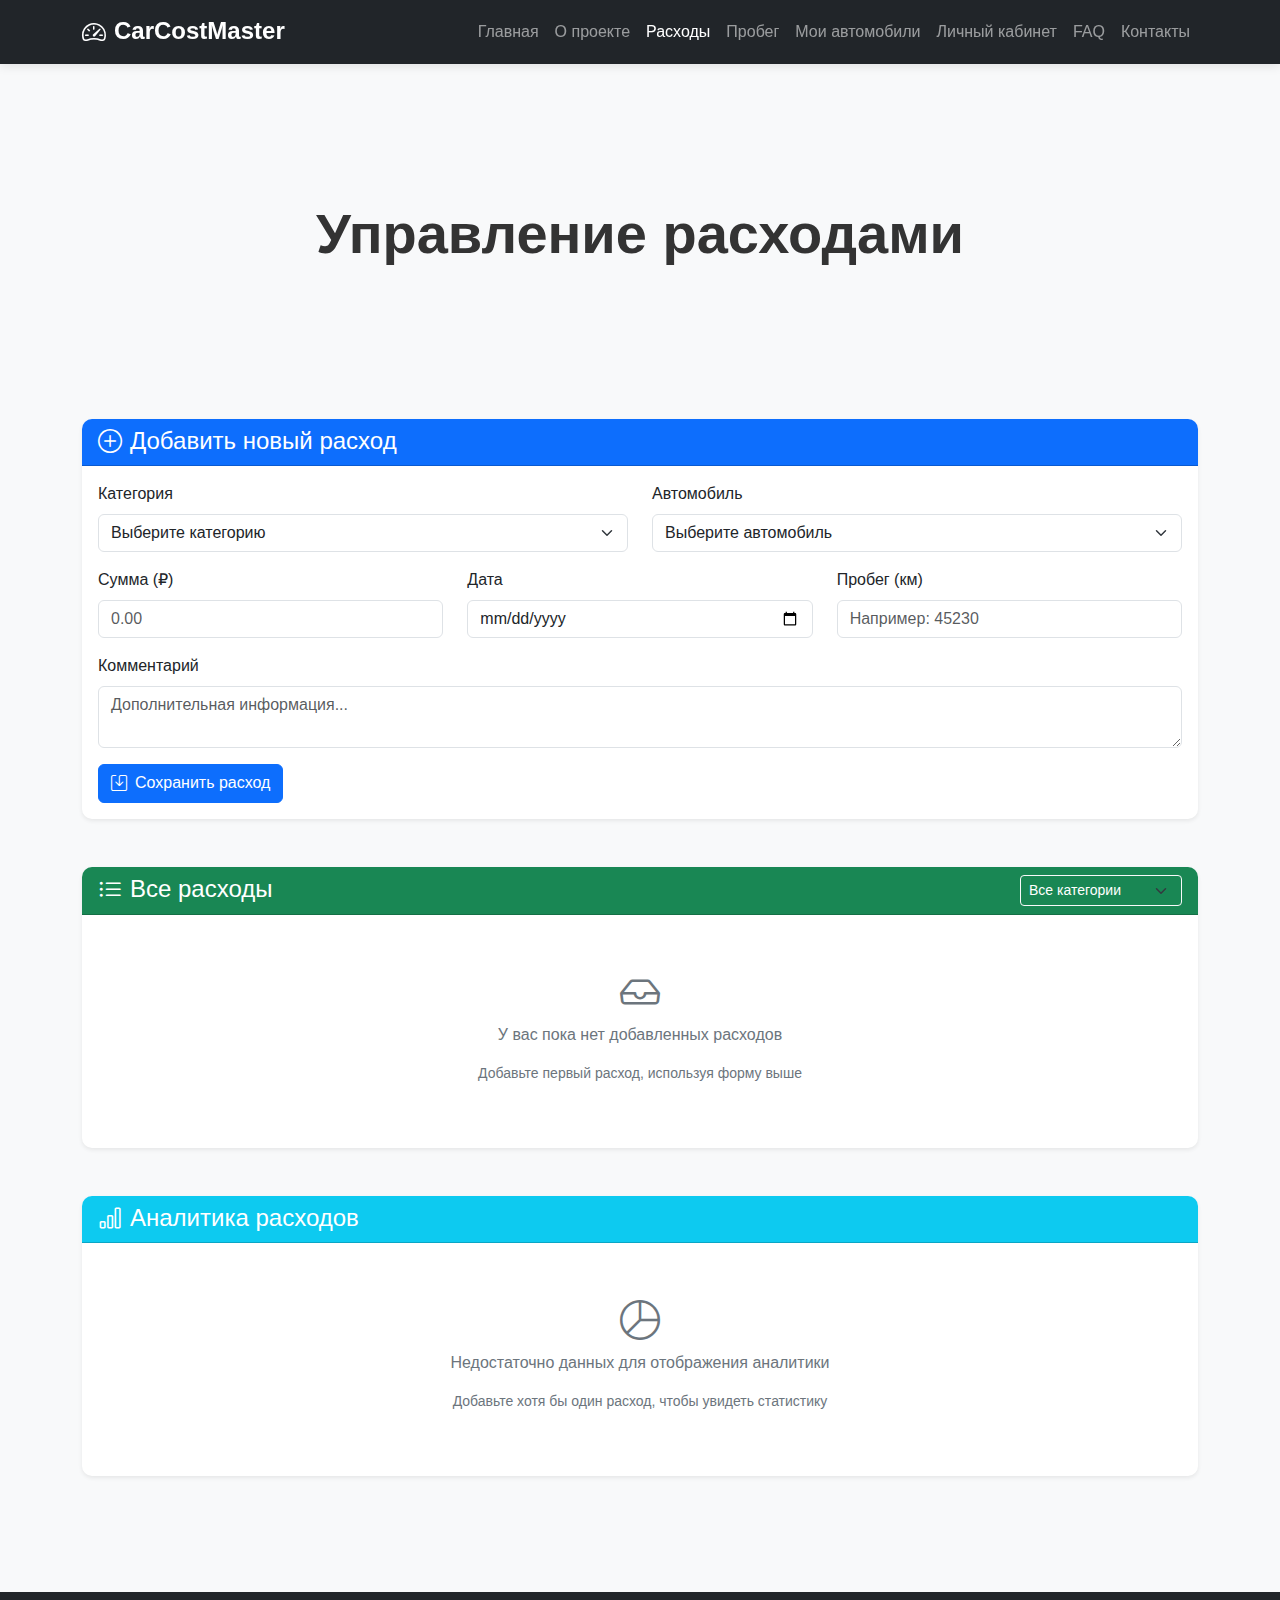
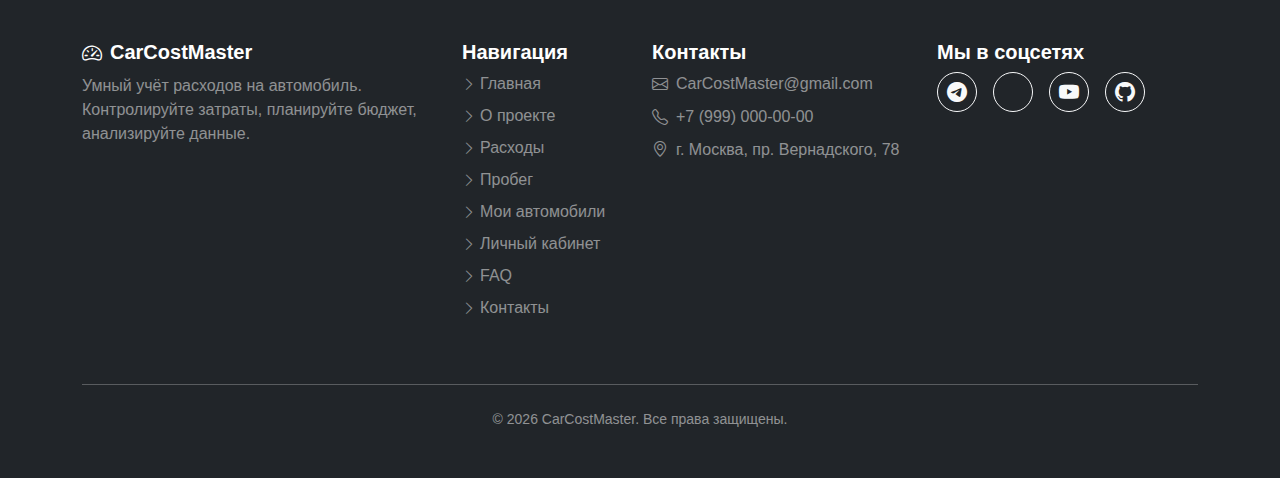
<file: expenses.html>
<!DOCTYPE html>
<html lang="ru">
<head>
  <meta charset="UTF-8">
  <meta name="viewport" content="width=device-width, initial-scale=1.0">
  <title>Расходы | CarCostMaster</title>
  <link href="https://cdn.jsdelivr.net/npm/bootstrap@5.3.0/dist/css/bootstrap.min.css" rel="stylesheet">
  <link rel="stylesheet" href="https://cdn.jsdelivr.net/npm/bootstrap-icons@1.10.0/font/bootstrap-icons.css">
  <link rel="stylesheet" href="style.css">
</head>
<body>
  <nav class="navbar navbar-expand-lg navbar-dark bg-dark fixed-top">
    <div class="container">
      <a class="navbar-brand fw-bold" href="index.html">
        <i class="bi bi-speedometer2 me-2"></i>CarCostMaster
      </a>
      <button class="navbar-toggler" type="button" data-bs-toggle="collapse" data-bs-target="#navbarNav">
        <span class="navbar-toggler-icon"></span>
      </button>
      <div class="collapse navbar-collapse" id="navbarNav">
        <ul class="navbar-nav ms-auto">
          <li class="nav-item">
            <a class="nav-link" href="index.html">Главная</a>
          </li>
          <li class="nav-item">
            <a class="nav-link" href="about.html">О проекте</a>
          </li>
          <li class="nav-item">
            <a class="nav-link active" href="expenses.html">Расходы</a>
          </li>
          <li class="nav-item">
            <a class="nav-link" href="mileage.html">Пробег</a>
          </li>
          <li class="nav-item">
            <a class="nav-link" href="cars.html">Мои автомобили</a>
          </li>
          <li class="nav-item">
            <a class="nav-link" href="account.html">Личный кабинет</a>
          </li>
          <li class="nav-item">
            <a class="nav-link" href="faq.html">FAQ</a>
          </li>
          <li class="nav-item">
            <a class="nav-link" href="contacts.html">Контакты</a>
          </li>
        </ul>
      </div>
    </div>
  </nav>

  <header class="bg-light py-5 mt-5">
    <div class="container py-5">
      <h1 class="display-4 fw-bold text-center">Управление расходами</h1>
    </div>
  </header>

  <main class="container py-5">
    <div class="card shadow-sm mb-5">
      <div class="card-header bg-primary text-white">
        <h4 class="mb-0"><i class="bi bi-plus-circle me-2"></i>Добавить новый расход</h4>
      </div>
      <div class="card-body">
        <div class="row">
          <div class="col-md-6 mb-3">
            <label class="form-label">Категория</label>
            <select class="form-select">
              <option selected disabled>Выберите категорию</option>
              <option>Топливо</option>
              <option>Техобслуживание</option>
              <option>Страховка</option>
              <option>Мойка</option>
              <option>Шиномонтаж</option>
              <option>Парковка</option>
              <option>Штрафы</option>
              <option>Другое</option>
            </select>
          </div>
          <div class="col-md-6 mb-3">
            <label class="form-label">Автомобиль</label>
            <select class="form-select">
              <option selected disabled>Выберите автомобиль</option>
              <option>Нет добавленных автомобилей</option>
            </select>
          </div>
          <div class="col-md-4 mb-3">
            <label class="form-label">Сумма (₽)</label>
            <input type="number" class="form-control" placeholder="0.00">
          </div>
          <div class="col-md-4 mb-3">
            <label class="form-label">Дата</label>
            <input type="date" class="form-control">
          </div>
          <div class="col-md-4 mb-3">
            <label class="form-label">Пробег (км)</label>
            <input type="number" class="form-control" placeholder="Например: 45230">
          </div>
          <div class="col-12 mb-3">
            <label class="form-label">Комментарий</label>
            <textarea class="form-control" rows="2" placeholder="Дополнительная информация..."></textarea>
          </div>
          <div class="col-12">
            <button class="btn btn-primary"><i class="bi bi-save me-2"></i>Сохранить расход</button>
          </div>
        </div>
      </div>
    </div>

    <div class="card shadow-sm mb-5">
      <div class="card-header bg-success text-white d-flex justify-content-between align-items-center">
        <h4 class="mb-0"><i class="bi bi-list-ul me-2"></i>Все расходы</h4>
        <div>
          <select class="form-select form-select-sm bg-success text-white border-light" style="width: auto;">
            <option>Все категории</option>
            <option>Топливо</option>
            <option>Техобслуживание</option>
            <option>Страховка</option>
          </select>
        </div>
      </div>
      <div class="card-body text-center py-5">
        <i class="bi bi-inbox fs-1 text-muted mb-3"></i>
        <p class="text-muted">У вас пока нет добавленных расходов</p>
        <p class="text-muted small">Добавьте первый расход, используя форму выше</p>
      </div>
    </div>

    <div class="card shadow-sm">
      <div class="card-header bg-info text-white">
        <h4 class="mb-0"><i class="bi bi-bar-chart me-2"></i>Аналитика расходов</h4>
      </div>
      <div class="card-body text-center py-5">
        <i class="bi bi-pie-chart fs-1 text-muted mb-3"></i>
        <p class="text-muted">Недостаточно данных для отображения аналитики</p>
        <p class="text-muted small">Добавьте хотя бы один расход, чтобы увидеть статистику</p>
      </div>
    </div>
  </main>

  <footer class="bg-dark text-white py-5 mt-5">
    <div class="container">
      <div class="row">
        <div class="col-md-4 mb-4">
          <h5 class="fw-bold"><i class="bi bi-speedometer2 me-2"></i>CarCostMaster</h5>
          <p class="text-white-50">Умный учёт расходов на автомобиль. Контролируйте затраты, планируйте бюджет, анализируйте данные.</p>
        </div>
        <div class="col-md-2 mb-4">
          <h5 class="fw-bold">Навигация</h5>
          <ul class="list-unstyled">
            <li class="mb-2"><a href="index.html" class="text-white-50 text-decoration-none"><i class="bi bi-chevron-right me-1 small"></i>Главная</a></li>
            <li class="mb-2"><a href="about.html" class="text-white-50 text-decoration-none"><i class="bi bi-chevron-right me-1 small"></i>О проекте</a></li>
            <li class="mb-2"><a href="expenses.html" class="text-white-50 text-decoration-none"><i class="bi bi-chevron-right me-1 small"></i>Расходы</a></li>
            <li class="mb-2"><a href="mileage.html" class="text-white-50 text-decoration-none"><i class="bi bi-chevron-right me-1 small"></i>Пробег</a></li>
            <li class="mb-2"><a href="cars.html" class="text-white-50 text-decoration-none"><i class="bi bi-chevron-right me-1 small"></i>Мои автомобили</a></li>
            <li class="mb-2"><a href="account.html" class="text-white-50 text-decoration-none"><i class="bi bi-chevron-right me-1 small"></i>Личный кабинет</a></li>
            <li class="mb-2"><a href="faq.html" class="text-white-50 text-decoration-none"><i class="bi bi-chevron-right me-1 small"></i>FAQ</a></li>
            <li class="mb-2"><a href="contacts.html" class="text-white-50 text-decoration-none"><i class="bi bi-chevron-right me-1 small"></i>Контакты</a></li>
          </ul>
        </div>
        <div class="col-md-3 mb-4">
          <h5 class="fw-bold">Контакты</h5>
          <ul class="list-unstyled">
            <li class="mb-2 text-white-50"><i class="bi bi-envelope me-2"></i>CarCostMaster@gmail.com</li>
            <li class="mb-2 text-white-50"><i class="bi bi-telephone me-2"></i>+7 (999) 000-00-00</li>
            <li class="mb-2 text-white-50"><i class="bi bi-geo-alt me-2"></i>г. Москва, пр. Вернадского, 78</li>
          </ul>
        </div>
        <div class="col-md-3 mb-4">
          <h5 class="fw-bold">Мы в соцсетях</h5>
          <div class="d-flex gap-3">
            <a href="#" class="btn btn-outline-light btn-sm rounded-circle" style="width: 40px; height: 40px;"><i class="bi bi-telegram fs-5"></i></a>
            <a href="#" class="btn btn-outline-light btn-sm rounded-circle" style="width: 40px; height: 40px;"><i class="bi bi-vk fs-5"></i></a>
            <a href="#" class="btn btn-outline-light btn-sm rounded-circle" style="width: 40px; height: 40px;"><i class="bi bi-youtube fs-5"></i></a>
            <a href="#" class="btn btn-outline-light btn-sm rounded-circle" style="width: 40px; height: 40px;"><i class="bi bi-github fs-5"></i></a>
          </div>
        </div>
      </div>
      <hr class="bg-white opacity-25 my-4">
      <div class="text-center">
        <p class="mb-0 text-white-50 small">© 2026 CarCostMaster. Все права защищены.</p>
      </div>
    </div>
  </footer>

  <script src="https://cdn.jsdelivr.net/npm/bootstrap@5.3.0/dist/js/bootstrap.bundle.min.js"></script>
</body>
</html>
</file>
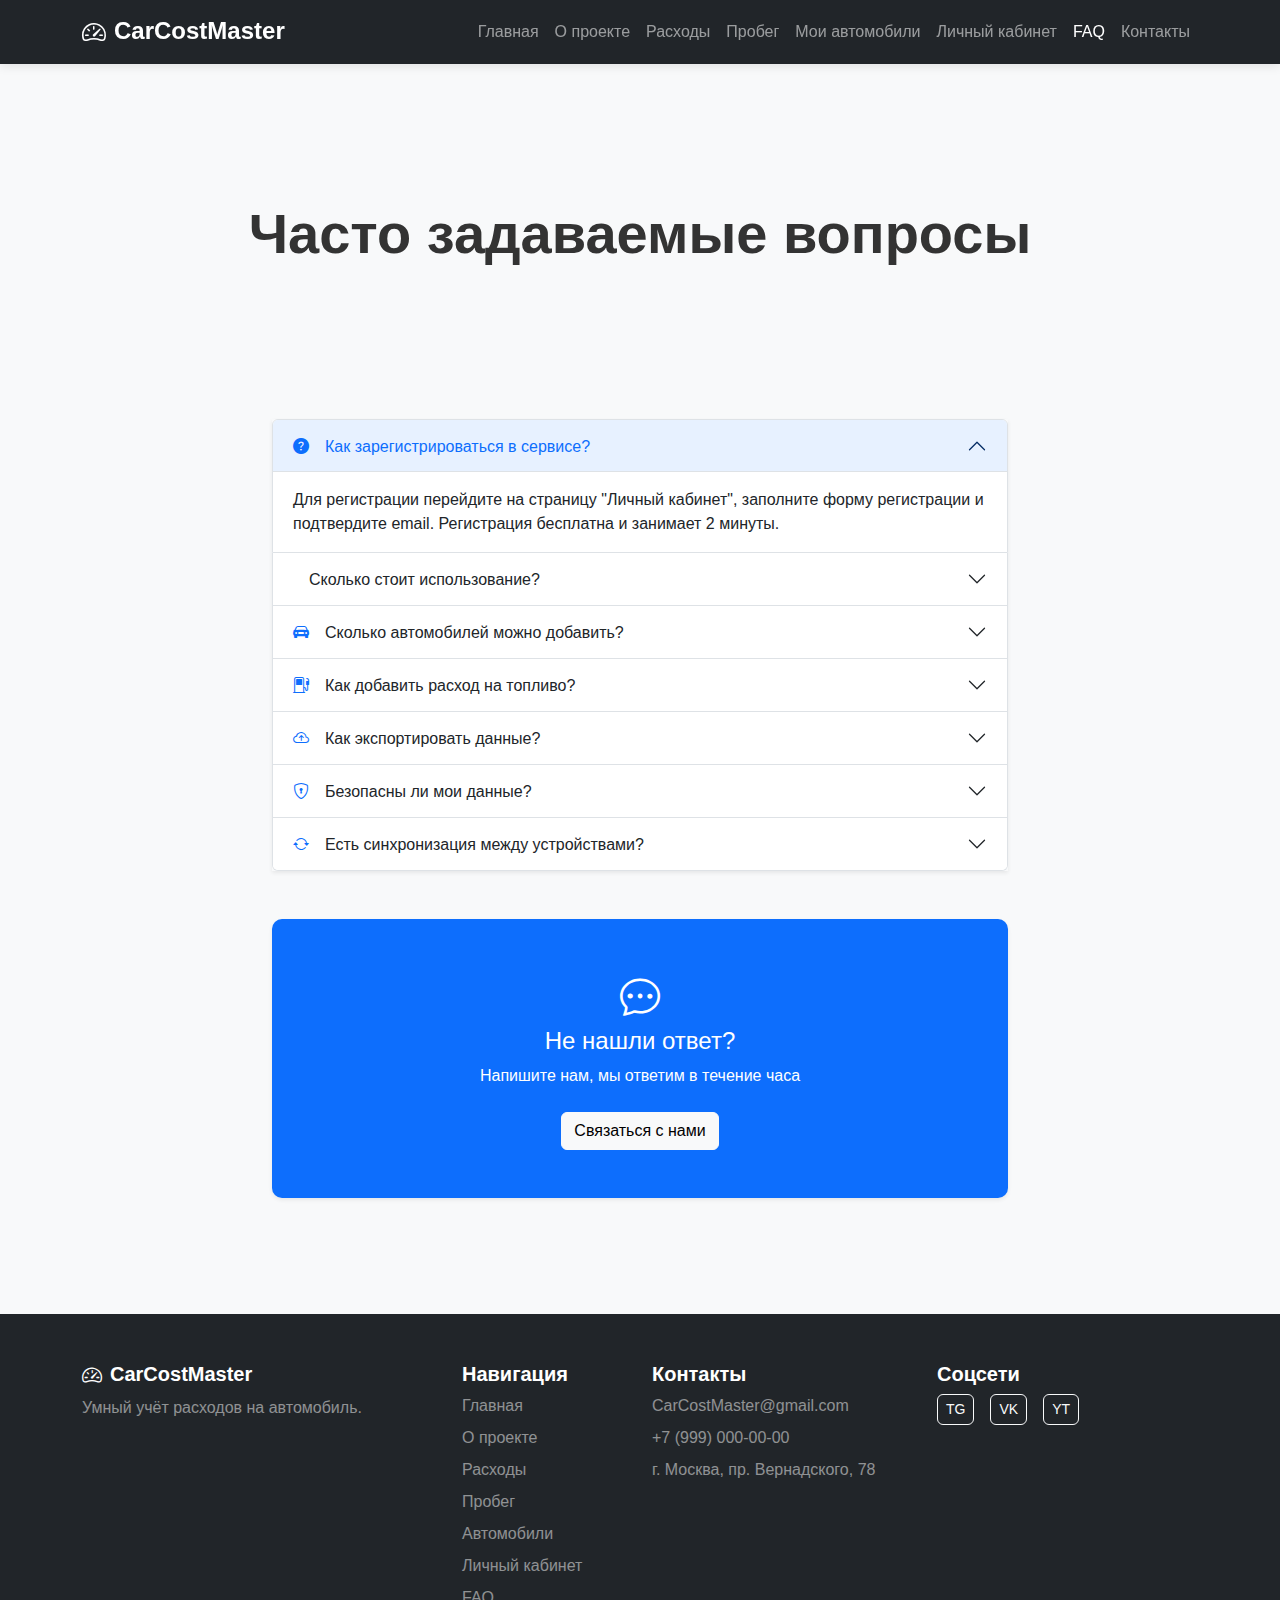
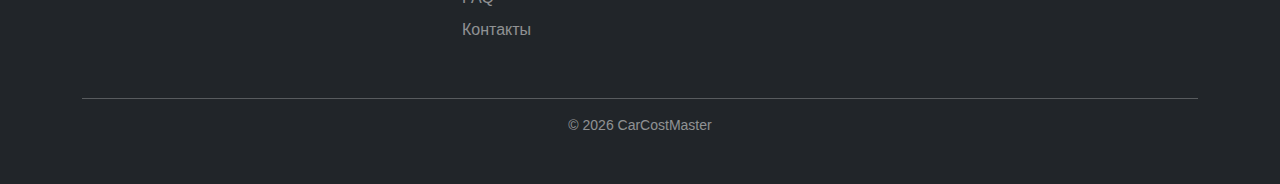
<file: faq.html>
<!DOCTYPE html>
<html lang="ru">
<head>
  <meta charset="UTF-8">
  <meta name="viewport" content="width=device-width, initial-scale=1.0">
  <title>FAQ | CarCostMaster</title>
  <link href="https://cdn.jsdelivr.net/npm/bootstrap@5.3.0/dist/css/bootstrap.min.css" rel="stylesheet">
  <link rel="stylesheet" href="https://cdn.jsdelivr.net/npm/bootstrap-icons@1.10.0/font/bootstrap-icons.css">
  <link rel="stylesheet" href="style.css">
</head>
<body>
  <nav class="navbar navbar-expand-lg navbar-dark bg-dark fixed-top">
    <div class="container">
      <a class="navbar-brand fw-bold" href="index.html">
        <i class="bi bi-speedometer2 me-2"></i>CarCostMaster
      </a>
      <button class="navbar-toggler" type="button" data-bs-toggle="collapse" data-bs-target="#navbarNav">
        <span class="navbar-toggler-icon"></span>
      </button>
      <div class="collapse navbar-collapse" id="navbarNav">
        <ul class="navbar-nav ms-auto">
          <li class="nav-item">
            <a class="nav-link" href="index.html">Главная</a>
          </li>
          <li class="nav-item">
            <a class="nav-link" href="about.html">О проекте</a>
          </li>
          <li class="nav-item">
            <a class="nav-link" href="expenses.html">Расходы</a>
          </li>
          <li class="nav-item">
            <a class="nav-link" href="mileage.html">Пробег</a>
          </li>
          <li class="nav-item">
            <a class="nav-link" href="cars.html">Мои автомобили</a>
          </li>
          <li class="nav-item">
            <a class="nav-link" href="account.html">Личный кабинет</a>
          </li>
          <li class="nav-item">
            <a class="nav-link active" href="faq.html">FAQ</a>
          </li>
          <li class="nav-item">
            <a class="nav-link" href="contacts.html">Контакты</a>
          </li>
        </ul>
      </div>
    </div>
  </nav>

  <header class="bg-light py-5 mt-5">
    <div class="container py-5">
      <h1 class="display-4 fw-bold text-center">Часто задаваемые вопросы</h1>
    </div>
  </header>

  <main class="container py-5">
    <div class="row justify-content-center">
      <div class="col-lg-8">
        <div class="accordion shadow-sm" id="faqAccordion">
          <div class="accordion-item">
            <h2 class="accordion-header">
              <button class="accordion-button" type="button" data-bs-toggle="collapse" data-bs-target="#faq1">
                <i class="bi bi-question-circle-fill text-primary me-3"></i>
                Как зарегистрироваться в сервисе?
              </button>
            </h2>
            <div id="faq1" class="accordion-collapse collapse show" data-bs-parent="#faqAccordion">
              <div class="accordion-body">
                Для регистрации перейдите на страницу "Личный кабинет", заполните форму регистрации и подтвердите email. Регистрация бесплатна и занимает 2 минуты.
              </div>
            </div>
          </div>

          <div class="accordion-item">
            <h2 class="accordion-header">
              <button class="accordion-button collapsed" type="button" data-bs-toggle="collapse" data-bs-target="#faq2">
                <i class="bi bi-currency-ruble text-primary me-3"></i>
                Сколько стоит использование?
              </button>
            </h2>
            <div id="faq2" class="accordion-collapse collapse" data-bs-parent="#faqAccordion">
              <div class="accordion-body">
                Базовый тариф — бесплатный. Premium тариф открывает расширенную аналитику и экспорт данных — 299₽/мес.
              </div>
            </div>
          </div>

          <div class="accordion-item">
            <h2 class="accordion-header">
              <button class="accordion-button collapsed" type="button" data-bs-toggle="collapse" data-bs-target="#faq3">
                <i class="bi bi-car-front-fill text-primary me-3"></i>
                Сколько автомобилей можно добавить?
              </button>
            </h2>
            <div id="faq3" class="accordion-collapse collapse" data-bs-parent="#faqAccordion">
              <div class="accordion-body">
                В бесплатном тарифе — до 2 автомобилей. В Premium — до 10 автомобилей.
              </div>
            </div>
          </div>

          <div class="accordion-item">
            <h2 class="accordion-header">
              <button class="accordion-button collapsed" type="button" data-bs-toggle="collapse" data-bs-target="#faq4">
                <i class="bi bi-fuel-pump text-primary me-3"></i>
                Как добавить расход на топливо?
              </button>
            </h2>
            <div id="faq4" class="accordion-collapse collapse" data-bs-parent="#faqAccordion">
              <div class="accordion-body">
                На странице "Расходы" нажмите "Добавить расход", выберите категорию "Топливо", укажите литры, сумму и пробег.
              </div>
            </div>
          </div>

          <div class="accordion-item">
            <h2 class="accordion-header">
              <button class="accordion-button collapsed" type="button" data-bs-toggle="collapse" data-bs-target="#faq5">
                <i class="bi bi-cloud-arrow-up text-primary me-3"></i>
                Как экспортировать данные?
              </button>
            </h2>
            <div id="faq5" class="accordion-collapse collapse" data-bs-parent="#faqAccordion">
              <div class="accordion-body">
                Экспорт в Excel и PDF доступен в Premium тарифе в разделе "Настройки".
              </div>
            </div>
          </div>

          <div class="accordion-item">
            <h2 class="accordion-header">
              <button class="accordion-button collapsed" type="button" data-bs-toggle="collapse" data-bs-target="#faq6">
                <i class="bi bi-shield-lock text-primary me-3"></i>
                Безопасны ли мои данные?
              </button>
            </h2>
            <div id="faq6" class="accordion-collapse collapse" data-bs-parent="#faqAccordion">
              <div class="accordion-body">
                Да, все данные передаются по HTTPS, пароли шифруются. Мы не передаём данные третьим лицам.
              </div>
            </div>
          </div>

          <div class="accordion-item">
            <h2 class="accordion-header">
              <button class="accordion-button collapsed" type="button" data-bs-toggle="collapse" data-bs-target="#faq7">
                <i class="bi bi-arrow-repeat text-primary me-3"></i>
                Есть синхронизация между устройствами?
              </button>
            </h2>
            <div id="faq7" class="accordion-collapse collapse" data-bs-parent="#faqAccordion">
              <div class="accordion-body">
                Да, все данные автоматически синхронизируются через облако. Достаточно войти в аккаунт на любом устройстве.
              </div>
            </div>
          </div>
        </div>

        <div class="card shadow-sm mt-5 bg-primary text-white">
          <div class="card-body text-center p-5">
            <i class="bi bi-chat-dots fs-1 mb-3"></i>
            <h4>Не нашли ответ?</h4>
            <p class="mb-4">Напишите нам, мы ответим в течение часа</p>
            <a href="contacts.html" class="btn btn-light">Связаться с нами</a>
          </div>
        </div>
      </div>
    </div>
  </main>

  <footer class="bg-dark text-white py-5 mt-5">
    <div class="container">
      <div class="row">
        <div class="col-md-4 mb-4">
          <h5 class="fw-bold"><i class="bi bi-speedometer2 me-2"></i>CarCostMaster</h5>
          <p class="text-white-50">Умный учёт расходов на автомобиль.</p>
        </div>
        <div class="col-md-2 mb-4">
          <h5 class="fw-bold">Навигация</h5>
          <ul class="list-unstyled">
            <li class="mb-2"><a href="index.html" class="text-white-50 text-decoration-none">Главная</a></li>
            <li class="mb-2"><a href="about.html" class="text-white-50 text-decoration-none">О проекте</a></li>
            <li class="mb-2"><a href="expenses.html" class="text-white-50 text-decoration-none">Расходы</a></li>
            <li class="mb-2"><a href="mileage.html" class="text-white-50 text-decoration-none">Пробег</a></li>
            <li class="mb-2"><a href="cars.html" class="text-white-50 text-decoration-none">Автомобили</a></li>
            <li class="mb-2"><a href="account.html" class="text-white-50 text-decoration-none">Личный кабинет</a></li>
            <li class="mb-2"><a href="faq.html" class="text-white-50 text-decoration-none">FAQ</a></li>
            <li class="mb-2"><a href="contacts.html" class="text-white-50 text-decoration-none">Контакты</a></li>
          </ul>
        </div>
        <div class="col-md-3 mb-4">
          <h5 class="fw-bold">Контакты</h5>
          <ul class="list-unstyled">
            <li class="mb-2 text-white-50">CarCostMaster@gmail.com</li>
            <li class="mb-2 text-white-50">+7 (999) 000-00-00</li>
            <li class="mb-2 text-white-50">г. Москва, пр. Вернадского, 78</li>
          </ul>
        </div>
        <div class="col-md-3 mb-4">
          <h5 class="fw-bold">Соцсети</h5>
          <div class="d-flex gap-3">
            <a href="#" class="btn btn-outline-light btn-sm">TG</a>
            <a href="#" class="btn btn-outline-light btn-sm">VK</a>
            <a href="#" class="btn btn-outline-light btn-sm">YT</a>
          </div>
        </div>
      </div>
      <hr>
      <div class="text-center">
        <p class="mb-0 text-white-50 small">© 2026 CarCostMaster</p>
      </div>
    </div>
  </footer>

  <script src="https://cdn.jsdelivr.net/npm/bootstrap@5.3.0/dist/js/bootstrap.bundle.min.js"></script>
</body>
</html>
</file>
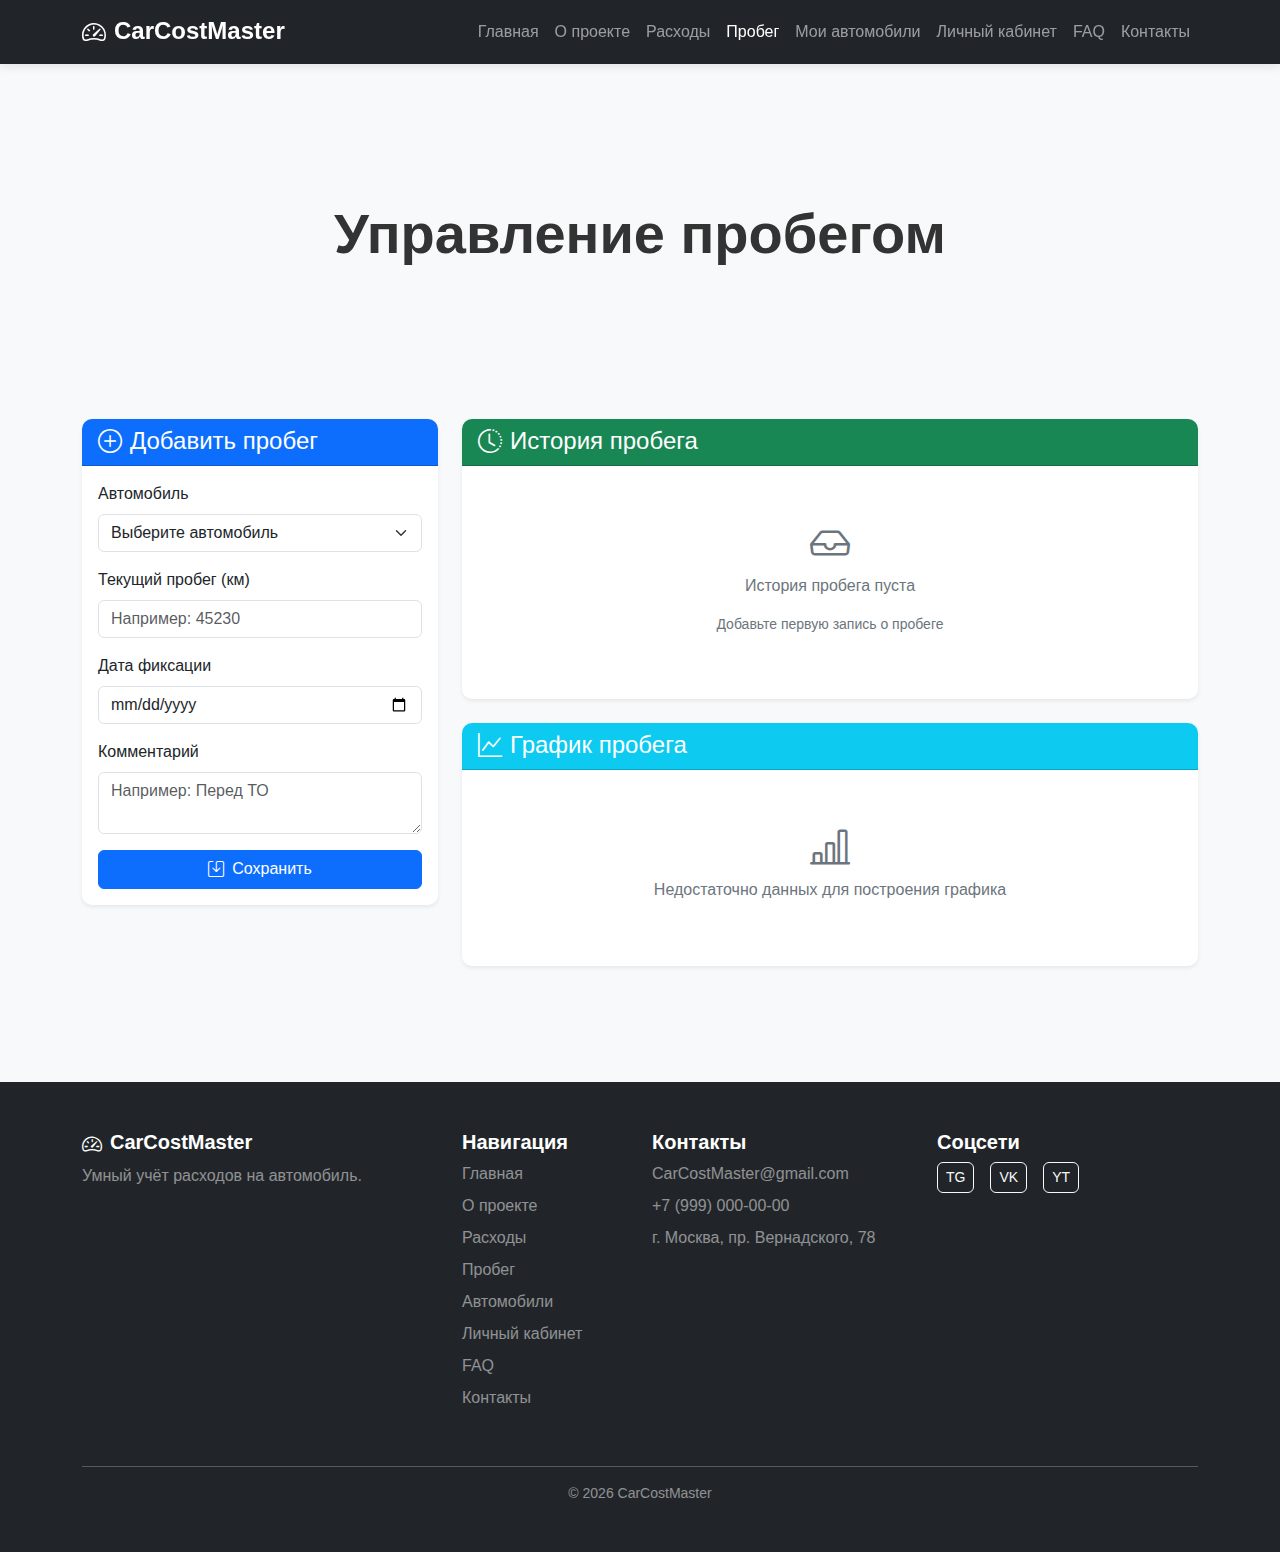
<file: mileage.html>
<!DOCTYPE html>
<html lang="ru">
<head>
  <meta charset="UTF-8">
  <meta name="viewport" content="width=device-width, initial-scale=1.0">
  <title>Пробег | CarCostMaster</title>
  <link href="https://cdn.jsdelivr.net/npm/bootstrap@5.3.0/dist/css/bootstrap.min.css" rel="stylesheet">
  <link rel="stylesheet" href="https://cdn.jsdelivr.net/npm/bootstrap-icons@1.10.0/font/bootstrap-icons.css">
  <link rel="stylesheet" href="style.css">
</head>
<body>
  <nav class="navbar navbar-expand-lg navbar-dark bg-dark fixed-top">
    <div class="container">
      <a class="navbar-brand fw-bold" href="index.html">
        <i class="bi bi-speedometer2 me-2"></i>CarCostMaster
      </a>
      <button class="navbar-toggler" type="button" data-bs-toggle="collapse" data-bs-target="#navbarNav">
        <span class="navbar-toggler-icon"></span>
      </button>
      <div class="collapse navbar-collapse" id="navbarNav">
        <ul class="navbar-nav ms-auto">
          <li class="nav-item">
            <a class="nav-link" href="index.html">Главная</a>
          </li>
          <li class="nav-item">
            <a class="nav-link" href="about.html">О проекте</a>
          </li>
          <li class="nav-item">
            <a class="nav-link" href="expenses.html">Расходы</a>
          </li>
          <li class="nav-item">
            <a class="nav-link active" href="mileage.html">Пробег</a>
          </li>
          <li class="nav-item">
            <a class="nav-link" href="cars.html">Мои автомобили</a>
          </li>
          <li class="nav-item">
            <a class="nav-link" href="account.html">Личный кабинет</a>
          </li>
          <li class="nav-item">
            <a class="nav-link" href="faq.html">FAQ</a>
          </li>
          <li class="nav-item">
            <a class="nav-link" href="contacts.html">Контакты</a>
          </li>
        </ul>
      </div>
    </div>
  </nav>

  <header class="bg-light py-5 mt-5">
    <div class="container py-5">
      <h1 class="display-4 fw-bold text-center">Управление пробегом</h1>
    </div>
  </header>

  <main class="container py-5">
    <div class="row">
      <div class="col-lg-4 mb-4">
        <div class="card shadow-sm">
          <div class="card-header bg-primary text-white">
            <h4 class="mb-0"><i class="bi bi-plus-circle me-2"></i>Добавить пробег</h4>
          </div>
          <div class="card-body">
            <div class="mb-3">
              <label class="form-label">Автомобиль</label>
              <select class="form-select">
                <option selected disabled>Выберите автомобиль</option>
                <option>Нет добавленных автомобилей</option>
              </select>
            </div>
            <div class="mb-3">
              <label class="form-label">Текущий пробег (км)</label>
              <input type="number" class="form-control" placeholder="Например: 45230">
            </div>
            <div class="mb-3">
              <label class="form-label">Дата фиксации</label>
              <input type="date" class="form-control">
            </div>
            <div class="mb-3">
              <label class="form-label">Комментарий</label>
              <textarea class="form-control" rows="2" placeholder="Например: Перед ТО"></textarea>
            </div>
            <button class="btn btn-primary w-100"><i class="bi bi-save me-2"></i>Сохранить</button>
          </div>
        </div>
      </div>

      <div class="col-lg-8">
        <div class="card shadow-sm mb-4">
          <div class="card-header bg-success text-white">
            <h4 class="mb-0"><i class="bi bi-clock-history me-2"></i>История пробега</h4>
          </div>
          <div class="card-body text-center py-5">
            <i class="bi bi-inbox fs-1 text-muted mb-3"></i>
            <p class="text-muted">История пробега пуста</p>
            <p class="text-muted small">Добавьте первую запись о пробеге</p>
          </div>
        </div>

        <div class="card shadow-sm">
          <div class="card-header bg-info text-white">
            <h4 class="mb-0"><i class="bi bi-graph-up me-2"></i>График пробега</h4>
          </div>
          <div class="card-body text-center py-5">
            <i class="bi bi-bar-chart-line fs-1 text-muted mb-3"></i>
            <p class="text-muted">Недостаточно данных для построения графика</p>
          </div>
        </div>
      </div>
    </div>
  </main>

  <footer class="bg-dark text-white py-5 mt-5">
    <div class="container">
      <div class="row">
        <div class="col-md-4 mb-4">
          <h5 class="fw-bold"><i class="bi bi-speedometer2 me-2"></i>CarCostMaster</h5>
          <p class="text-white-50">Умный учёт расходов на автомобиль.</p>
        </div>
        <div class="col-md-2 mb-4">
          <h5 class="fw-bold">Навигация</h5>
          <ul class="list-unstyled">
            <li class="mb-2"><a href="index.html" class="text-white-50 text-decoration-none">Главная</a></li>
            <li class="mb-2"><a href="about.html" class="text-white-50 text-decoration-none">О проекте</a></li>
            <li class="mb-2"><a href="expenses.html" class="text-white-50 text-decoration-none">Расходы</a></li>
            <li class="mb-2"><a href="mileage.html" class="text-white-50 text-decoration-none">Пробег</a></li>
            <li class="mb-2"><a href="cars.html" class="text-white-50 text-decoration-none">Автомобили</a></li>
            <li class="mb-2"><a href="account.html" class="text-white-50 text-decoration-none">Личный кабинет</a></li>
            <li class="mb-2"><a href="faq.html" class="text-white-50 text-decoration-none">FAQ</a></li>
            <li class="mb-2"><a href="contacts.html" class="text-white-50 text-decoration-none">Контакты</a></li>
          </ul>
        </div>
        <div class="col-md-3 mb-4">
          <h5 class="fw-bold">Контакты</h5>
          <ul class="list-unstyled">
            <li class="mb-2 text-white-50">CarCostMaster@gmail.com</li>
            <li class="mb-2 text-white-50">+7 (999) 000-00-00</li>
            <li class="mb-2 text-white-50">г. Москва, пр. Вернадского, 78</li>
          </ul>
        </div>
        <div class="col-md-3 mb-4">
          <h5 class="fw-bold">Соцсети</h5>
          <div class="d-flex gap-3">
            <a href="#" class="btn btn-outline-light btn-sm">TG</a>
            <a href="#" class="btn btn-outline-light btn-sm">VK</a>
            <a href="#" class="btn btn-outline-light btn-sm">YT</a>
          </div>
        </div>
      </div>
      <hr>
      <div class="text-center">
        <p class="mb-0 text-white-50 small">© 2026 CarCostMaster</p>
      </div>
    </div>
  </footer>

  <script src="https://cdn.jsdelivr.net/npm/bootstrap@5.3.0/dist/js/bootstrap.bundle.min.js"></script>
</body>
</html>
</file>
<file: style.css>
html {
  scroll-behavior: smooth;
}

body {
  padding-top: 56px;
  background-color: #f8f9fa;
  font-family: -apple-system, BlinkMacSystemFont, 'Segoe UI', Roboto, Oxygen, Ubuntu, sans-serif;
}

.card {
  border: none;
  border-radius: 10px;
  transition: transform 0.2s ease, box-shadow 0.2s ease;
  margin-bottom: 20px;
}

.card:hover {
  transform: translateY(-3px);
  box-shadow: 0 5px 15px rgba(0, 0, 0, 0.1) !important;
}

.card-header {
  border-radius: 10px 10px 0 0 !important;
  font-weight: 500;
}

.navbar {
  box-shadow: 0 2px 10px rgba(0, 0, 0, 0.1);
}

.navbar-brand {
  font-size: 1.5rem;
}

footer {
  margin-top: auto;
}

.bi {
  vertical-align: middle;
}

.img-fluid {
  border-radius: 8px;
}

.btn {
  border-radius: 6px;
  font-weight: 500;
  transition: all 0.2s;
}

.btn:hover {
  transform: translateY(-1px);
}

.display-4 {
  font-weight: 700;
  color: #333;
}

.text-muted {
  color: #6c757d !important;
}

main {
  min-height: 70vh;
}

a.text-white-50:hover {
  color: white !important;
  text-decoration: underline !important;
}

.accordion-button:not(.collapsed) {
  background-color: #e7f1ff;
  color: #0d6efd;
}

.min-vh-75 {
  min-height: 75vh;
}

/* Стили для валидации форм */
.is-invalid {
  border-color: #dc3545 !important;
}

.is-invalid:focus {
  border-color: #dc3545 !important;
  box-shadow: 0 0 0 0.2rem rgba(220, 53, 69, 0.25) !important;
}

.invalid-feedback {
  display: block;
  width: 100%;
  margin-top: 0.25rem;
  font-size: 0.875em;
  color: #dc3545;
}

/* Для checkbox */
.form-check-input.is-invalid {
  border-color: #dc3545;
}

.form-check-input.is-invalid ~ .form-check-label {
  color: #dc3545;
}
</file>
